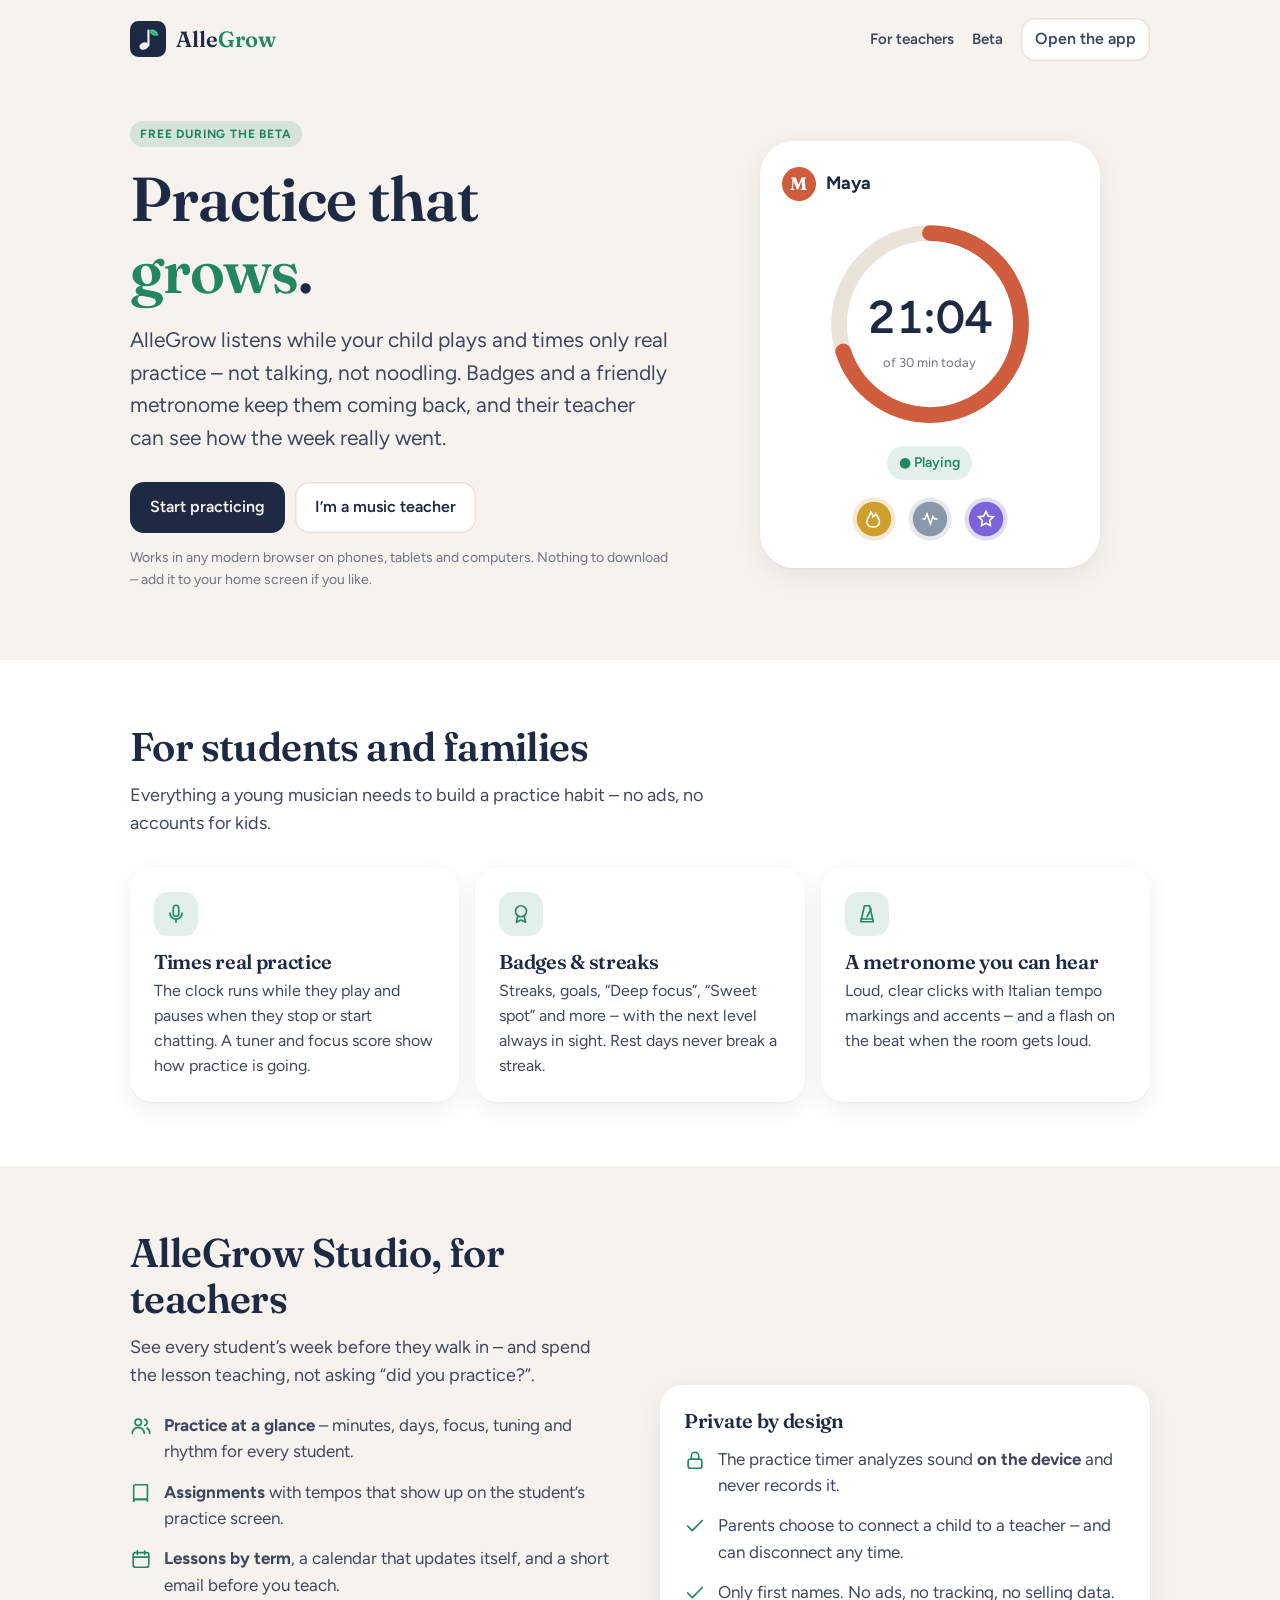
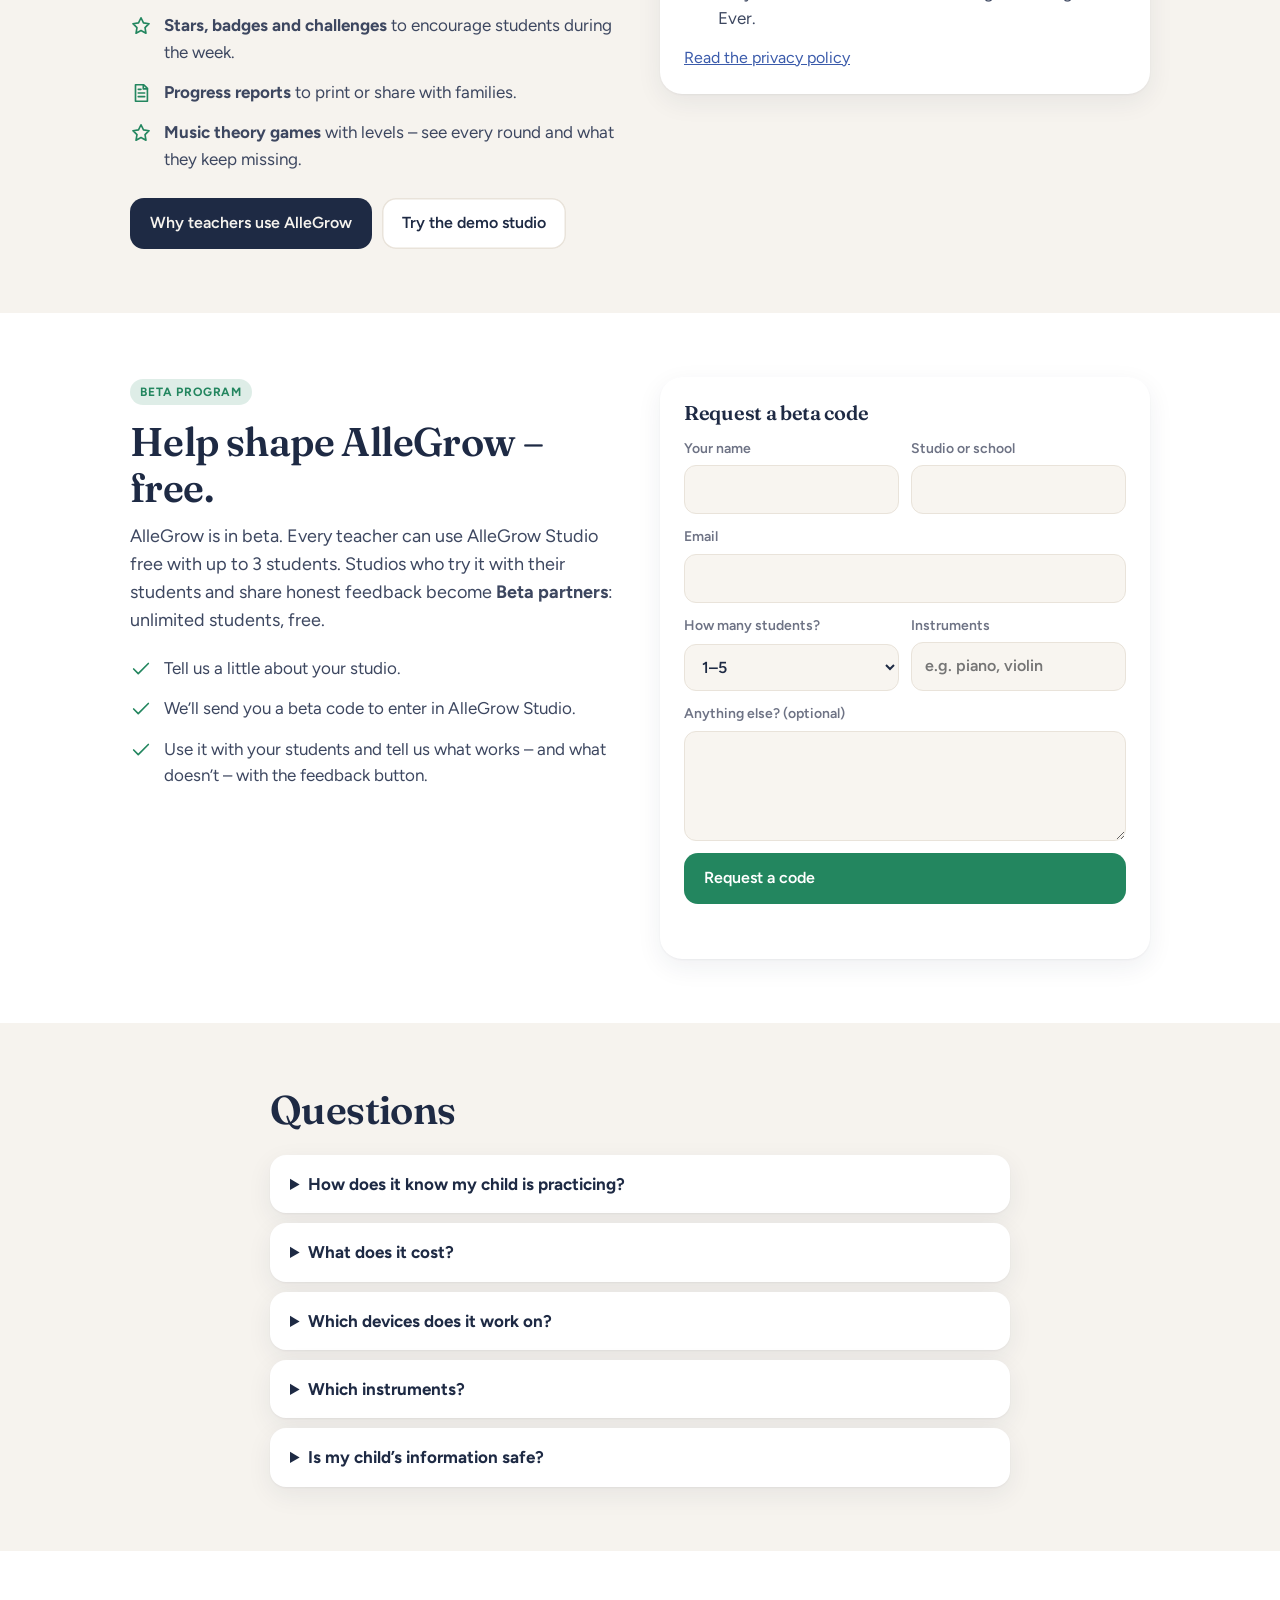
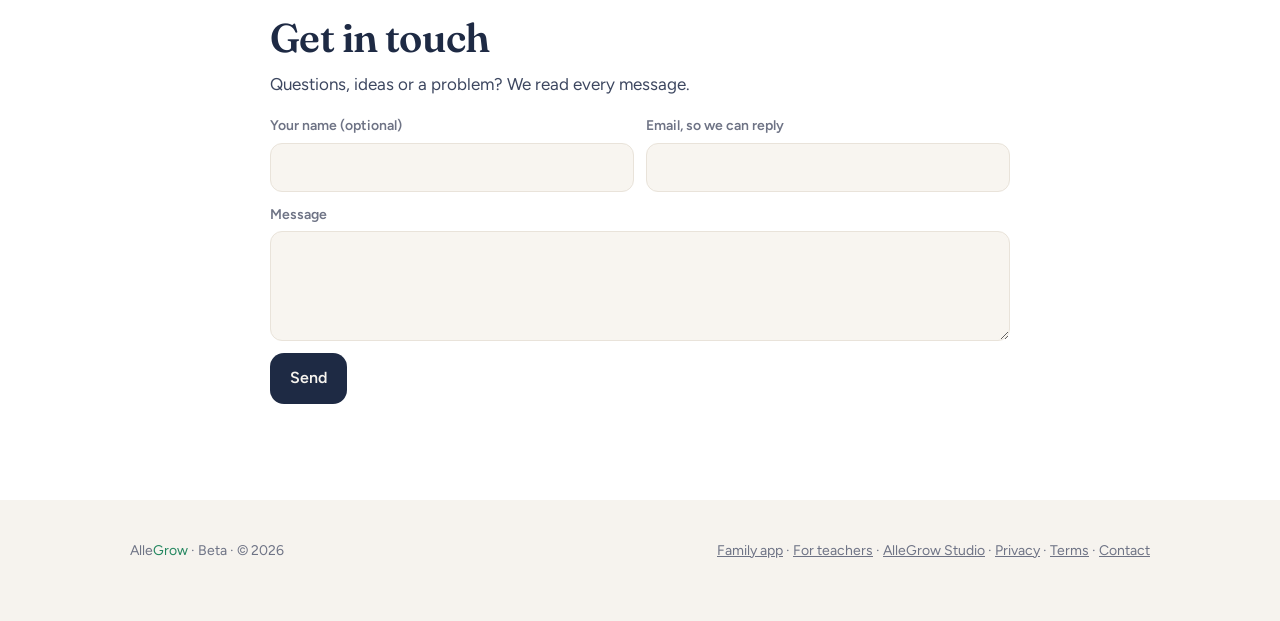
<file: index.html>
<!DOCTYPE html>
<html lang="en">
<head>
<script src="moved.js?v=1"></script>
<script>// Returning families (players on this device, or the installed app) go straight to the app. "?about" shows this page anyway.
try { if (!/github\.io$/.test(location.hostname) && !/[?&]about\b/.test(location.search) && !location.hash
      && ((JSON.parse(localStorage.getItem('pt-kids')) || []).length || matchMedia('(display-mode: standalone)').matches)) location.replace('app'); } catch {}</script>
<meta charset="UTF-8">
<meta name="viewport" content="width=device-width, initial-scale=1, viewport-fit=cover">
<title>AlleGrow – Practice that grows</title>
<meta name="description" content="AlleGrow is a music practice timer that listens while kids play, and a studio for their teachers. Free during the beta.">
<meta name="theme-color" content="#f6f3ee" media="(prefers-color-scheme: light)">
<meta name="theme-color" content="#14171f" media="(prefers-color-scheme: dark)">
<meta property="og:title" content="AlleGrow – Practice that grows">
<meta property="og:description" content="A practice timer that listens while kids play – and a studio for their music teachers.">
<meta property="og:image" content="brand/png/allegrow-logo-tagline.png">
<link rel="icon" href="brand/allegrow-icon.svg" type="image/svg+xml">
<link rel="apple-touch-icon" href="brand/png/apple-touch-icon.png">
<link rel="preconnect" href="https://fonts.googleapis.com">
<link rel="preconnect" href="https://fonts.gstatic.com" crossorigin>
<link href="https://fonts.googleapis.com/css2?family=Figtree:wght@400;500;600;700&family=Fraunces:opsz,wght@9..144,500;9..144,600&display=swap" rel="stylesheet">
<link rel="stylesheet" href="site.css?v=1">
</head>
<body>
<svg width="0" height="0" style="position:absolute" aria-hidden="true">
  <symbol id="i-mic" viewBox="0 0 24 24"><rect x="9" y="2.5" width="6" height="12" rx="3"/><path d="M18.5 11a6.5 6.5 0 0 1-13 0M12 17.5V21"/></symbol>
  <symbol id="i-award" viewBox="0 0 24 24"><circle cx="12" cy="9" r="6"/><path d="m8.5 14 -1.5 7 5-2.5 5 2.5-1.5-7"/></symbol>
  <symbol id="i-metronome" viewBox="0 0 24 24"><path d="M9.2 3h5.6l4 17.5H5.2z"/><path d="M5.8 17.5h12.4M12 15 16.5 6.5"/></symbol>
  <symbol id="i-users" viewBox="0 0 24 24"><circle cx="9" cy="8" r="3.5"/><path d="M2.5 20a6.5 6.5 0 0 1 13 0"/><path d="M16 4.6a3.5 3.5 0 0 1 0 6.8M18.5 14.2a6.5 6.5 0 0 1 3 5.8"/></symbol>
  <symbol id="i-book" viewBox="0 0 24 24"><path d="M4 5a2 2 0 0 1 2-2h13v16H6a2 2 0 0 0-2 2z"/><path d="M4 21a2 2 0 0 1 2-2h13v2"/></symbol>
  <symbol id="i-calendar" viewBox="0 0 24 24"><rect x="3.5" y="5" width="17" height="16" rx="2.5"/><path d="M16 3v4M8 3v4M3.5 10h17"/></symbol>
  <symbol id="i-report" viewBox="0 0 24 24"><path d="M6 3h9l4 4v14H6z"/><path d="M14.5 3v4.5H19M9 12h7M9 16h7M9 8h3"/></symbol>
  <symbol id="i-lock" viewBox="0 0 24 24"><rect x="4.5" y="11" width="15" height="10" rx="2.5"/><path d="M8 11V7.5a4 4 0 0 1 8 0V11"/></symbol>
  <symbol id="i-check" viewBox="0 0 24 24"><path d="M20 6 9 17l-5-5"/></symbol>
  <symbol id="i-tune" viewBox="0 0 24 24"><path d="M3 12h3l2.5-6 4 12 3-9 2 3h3.5"/></symbol>
  <symbol id="i-flame" viewBox="0 0 24 24"><path d="M12 21.5c3.9 0 6.5-2.7 6.5-6.4 0-3.9-2.8-5.9-4.2-9.1-1 2-2 3-3.5 3.6.2-2.2-.7-4.3-2.6-6.1.2 4-4.7 6.6-4.7 11.6 0 3.7 2.6 6.4 6.5 6.4z"/></symbol>
  <symbol id="i-star" viewBox="0 0 24 24"><path d="m12 3 2.7 5.6 6.1.9-4.4 4.3 1 6.1L12 17l-5.4 2.9 1-6.1-4.4-4.3 6.1-.9z"/></symbol>
  <symbol id="i-flag" viewBox="0 0 24 24"><path d="M5 21V4"/><path d="M5 4.5h12l-2.5 4 2.5 4H5"/></symbol>
</svg>

<div class="wrap">
  <nav class="top">
    <a class="brand" href="./"><img src="brand/allegrow-icon.svg" alt=""><span class="wm">Alle<b>Grow</b></span></a>
    <div class="links"><a class="hideS" href="teachers">For teachers</a><a class="hideS" href="#beta">Beta</a><a class="btn secondary" href="app" style="padding:9px 14px">Open the app</a></div>
  </nav>

  <div class="hero">
    <div>
      <span class="chip">Free during the beta</span>
      <h1 style="margin-top:16px">Practice that <span class="wm"><b>grows</b></span>.</h1>
      <p class="lead">AlleGrow listens while your child plays and times only real practice – not talking, not noodling. Badges and a friendly metronome keep them coming back, and their teacher can see how the week really went.</p>
      <div class="ctas"><a class="btn primary" href="app">Start practicing</a><a class="btn secondary" href="teachers">I’m a music teacher</a></div>
      <p class="small">Works in any modern browser on phones, tablets and computers. Nothing to download – add it to your home screen if you like.</p>
    </div>
    <div class="phone" aria-hidden="true">
      <div class="who"><div class="av">M</div>Maya</div>
      <div class="ring"><svg viewBox="0 0 120 120"><defs><pattern id="h" patternUnits="userSpaceOnUse" width="4" height="4" patternTransform="rotate(45)"><rect width="2" height="4" fill="#cf5c3c"/></pattern></defs>
        <circle cx="60" cy="60" r="52" fill="none" stroke="var(--line)" stroke-width="9"/>
        <circle cx="60" cy="60" r="52" fill="none" stroke="#cf5c3c" stroke-width="9" stroke-linecap="round" stroke-dasharray="326.7" stroke-dashoffset="98"/></svg>
        <div class="c"><div class="t">21:04</div><div class="g">of 30 min today</div></div></div>
      <div class="pill"><span>● Playing</span></div>
      <div class="medals">
        <svg width="46" height="46" viewBox="0 0 64 64"><circle cx="32" cy="32" r="30" fill="#cf9f2e" opacity=".22"/><circle cx="32" cy="32" r="24" fill="#cf9f2e"/><svg x="18" y="18" width="28" height="28" viewBox="0 0 24 24" style="color:#fff"><use href="#i-flame" style="stroke:currentColor;fill:none;stroke-width:1.9"/></svg></svg>
        <svg width="46" height="46" viewBox="0 0 64 64"><circle cx="32" cy="32" r="30" fill="#8a97a8" opacity=".22"/><circle cx="32" cy="32" r="24" fill="#8a97a8"/><svg x="18" y="18" width="28" height="28" viewBox="0 0 24 24" style="color:#fff"><use href="#i-tune" style="stroke:currentColor;fill:none;stroke-width:1.9"/></svg></svg>
        <svg width="46" height="46" viewBox="0 0 64 64"><circle cx="32" cy="32" r="30" fill="#7a63db" opacity=".22"/><circle cx="32" cy="32" r="24" fill="#7a63db"/><svg x="18" y="18" width="28" height="28" viewBox="0 0 24 24" style="color:#fff"><use href="#i-star" style="stroke:currentColor;fill:none;stroke-width:1.9"/></svg></svg>
      </div>
    </div>
  </div>
</div>

<section class="band"><div class="wrap">
  <div class="sectionHead"><h2>For students and families</h2><p>Everything a young musician needs to build a practice habit – no ads, no accounts for kids.</p></div>
  <div class="grid3">
    <div class="card"><div class="icon"><svg class="ic"><use href="#i-mic"/></svg></div><h3>Times real practice</h3><p>The clock runs while they play and pauses when they stop or start chatting. A tuner and focus score show how practice is going.</p></div>
    <div class="card"><div class="icon"><svg class="ic"><use href="#i-award"/></svg></div><h3>Badges &amp; streaks</h3><p>Streaks, goals, “Deep focus”, “Sweet spot” and more – with the next level always in sight. Rest days never break a streak.</p></div>
    <div class="card"><div class="icon"><svg class="ic"><use href="#i-metronome"/></svg></div><h3>A metronome you can hear</h3><p>Loud, clear clicks with Italian tempo markings and accents – and a flash on the beat when the room gets loud.</p></div>
  </div>
</div></section>

<section id="teachers"><div class="wrap">
  <div class="grid2" style="align-items:center;gap:40px">
    <div>
      <h2>AlleGrow Studio, for teachers</h2>
      <p style="color:var(--ink-2);margin-top:12px;font-size:18px">See every student’s week before they walk in – and spend the lesson teaching, not asking “did you practice?”.</p>
      <div class="list" style="margin-top:22px">
        <div><svg class="ic"><use href="#i-users"/></svg><span><b>Practice at a glance</b> – minutes, days, focus, tuning and rhythm for every student.</span></div>
        <div><svg class="ic"><use href="#i-book"/></svg><span><b>Assignments</b> with tempos that show up on the student’s practice screen.</span></div>
        <div><svg class="ic"><use href="#i-calendar"/></svg><span><b>Lessons by term</b>, a calendar that updates itself, and a short email before you teach.</span></div>
        <div><svg class="ic"><use href="#i-star"/></svg><span><b>Stars, badges and challenges</b> to encourage students during the week.</span></div>
        <div><svg class="ic"><use href="#i-report"/></svg><span><b>Progress reports</b> to print or share with families.</span></div>
        <div><svg class="ic"><use href="#i-star"/></svg><span><b>Music theory games</b> with levels – see every round and what they keep missing.</span></div>
      </div>
      <div style="display:flex;gap:10px;flex-wrap:wrap;margin-top:26px"><a class="btn primary" href="teachers">Why teachers use AlleGrow</a><a class="btn secondary" href="studio?demo">Try the demo studio</a></div>
    </div>
    <div class="card">
      <h3>Private by design</h3>
      <div class="list" style="margin-top:14px">
        <div><svg class="ic"><use href="#i-lock"/></svg><span>The practice timer analyzes sound <b>on the device</b> and never records it.</span></div>
        <div><svg class="ic"><use href="#i-check"/></svg><span>Parents choose to connect a child to a teacher – and can disconnect any time.</span></div>
        <div><svg class="ic"><use href="#i-check"/></svg><span>Only first names. No ads, no tracking, no selling data. Ever.</span></div>
      </div>
      <p style="margin-top:14px"><a href="privacy">Read the privacy policy</a></p>
    </div>
  </div>
</div></section>

<section id="beta" class="band"><div class="wrap">
  <div class="grid2" style="gap:40px">
    <div>
      <span class="chip">Beta program</span>
      <h2 style="margin-top:14px">Help shape AlleGrow – free.</h2>
      <p style="color:var(--ink-2);margin-top:12px;font-size:18px">AlleGrow is in beta. Every teacher can use AlleGrow Studio free with up to 3 students. Studios who try it with their students and share honest feedback become <b>Beta partners</b>: unlimited students, free.</p>
      <div class="list" style="margin-top:20px">
        <div><svg class="ic"><use href="#i-check"/></svg><span>Tell us a little about your studio.</span></div>
        <div><svg class="ic"><use href="#i-check"/></svg><span>We’ll send you a beta code to enter in AlleGrow Studio.</span></div>
        <div><svg class="ic"><use href="#i-check"/></svg><span>Use it with your students and tell us what works – and what doesn’t – with the feedback button.</span></div>
      </div>
    </div>
    <div class="card">
      <h3>Request a beta code</h3>
      <form id="betaForm" style="margin-top:14px" novalidate>
        <div class="two"><label>Your name <input name="name" required maxlength="100"></label><label>Studio or school <input name="studio" maxlength="100"></label></div>
        <label>Email <input name="email" type="email" required maxlength="120"></label>
        <div class="two"><label>How many students? <select name="students"><option>1–5</option><option>6–15</option><option>16–30</option><option>31–60</option><option>More than 60</option></select></label>
          <label>Instruments <input name="instruments" maxlength="100" placeholder="e.g. piano, violin"></label></div>
        <label>Anything else? (optional) <textarea name="message" maxlength="2000"></textarea></label>
        <label class="hp" aria-hidden="true">Leave this empty <input name="website" tabindex="-1" autocomplete="off"></label>
        <button class="btn leaf" type="submit">Request a code</button>
        <div class="formMsg" id="betaMsg" role="status"></div>
      </form>
    </div>
  </div>
</div></section>

<section><div class="wrap" style="max-width:780px">
  <h2 style="margin-bottom:22px">Questions</h2>
  <details><summary>How does it know my child is practicing?</summary><p>It listens through the microphone and uses a small sound-recognition model that runs entirely on the phone or tablet. The timer only counts music – talking and quiet time don’t count. The timer never records or sends sound anywhere; recordings for a teacher only happen if you turn them on and your child presses Record.</p></details>
  <details><summary>What does it cost?</summary><p>During the beta, the family app is free and AlleGrow Studio is free for up to 3 students. Beta partners get unlimited students free. We’ll give plenty of notice before anything changes, and Beta partners will be looked after.</p></details>
  <details><summary>Which devices does it work on?</summary><p>Any recent phone, tablet or computer with a modern browser (Safari, Chrome, Edge or Firefox). It can be added to the home screen and opened like an app.</p></details>
  <details><summary>Which instruments?</summary><p>Any instrument – pick from the 12 most common or type your own – for timing and focus. Tuning scores are for instruments where the player shapes every note: violin, viola, cello, voice, flute, clarinet, saxophone and trumpet. The rhythm score works with the metronome for everyone. Teachers choose whether each score appears as a number, as a trend only, or not at all – for the whole studio or one student – and every score comes with a plain explanation of how it’s measured.</p></details>
  <details><summary>Is my child’s information safe?</summary><p>We only ask for a first name or nickname. Practice stays on your device unless you turn on sync between your own devices or connect your child to their teacher, which you choose to do. See the <a href="privacy">privacy policy</a>.</p></details>
</div></section>

<section id="contact" class="band"><div class="wrap" style="max-width:780px">
  <h2>Get in touch</h2>
  <p style="color:var(--ink-2);margin:10px 0 18px">Questions, ideas or a problem? We read every message.</p>
  <form id="contactForm" novalidate>
    <div class="two"><label>Your name (optional) <input name="from" maxlength="100"></label><label>Email, so we can reply <input name="contact" type="email" maxlength="120"></label></div>
    <label>Message <textarea name="message" required maxlength="4000"></textarea></label>
    <label class="hp" aria-hidden="true">Leave this empty <input name="website" tabindex="-1" autocomplete="off"></label>
    <button class="btn primary" type="submit" style="justify-self:start">Send</button>
    <div class="formMsg" id="contactMsg" role="status"></div>
  </form>
</div></section>

<div class="wrap"><footer>
  <span><span class="wm">Alle<b>Grow</b></span> · Beta · © 2026</span>
  <span><a href="app">Family app</a> · <a href="teachers">For teachers</a> · <a href="studio">AlleGrow Studio</a> · <a href="privacy">Privacy</a> · <a href="terms">Terms</a> · <a href="#contact">Contact</a></span>
</footer></div>

<script type="module">
// Both forms write to the AlleGrow database; only admins can read them (see firestore.rules)
const LOCAL = ['localhost', '127.0.0.1'].includes(location.hostname), EMULATOR = LOCAL && new URLSearchParams(location.search).has('emulator');
const FB = 'https://www.gstatic.com/firebasejs/12.19.0';
const CONFIG = EMULATOR ? { apiKey: 'demo-key', projectId: 'demo-practice' } : {
  apiKey: 'AIzaSyAUn6GqVxRR-m9i5kjTH9dY7-nGWCo1374', authDomain: 'music-practice-tracker-d77f7.firebaseapp.com', projectId: 'music-practice-tracker-d77f7',
  storageBucket: 'music-practice-tracker-d77f7.firebasestorage.app', messagingSenderId: '933602552014', appId: '1:933602552014:web:1b19df5cc27f55fc58c89f' };
let dbP;
const db = () => dbP ??= Promise.all([import(FB + '/firebase-app.js'), import(FB + '/firebase-firestore.js')]).then(([A, F]) => {
  const d = F.getFirestore(A.initializeApp(CONFIG)); if (EMULATOR) F.connectFirestoreEmulator(d, '127.0.0.1', 8080); return { d, F };
});
const validEmail = e => /^[^\s@]+@[^\s@]+\.[^\s@]{2,}$/.test(e);
function handle(formId, msgId, collection, build, done) {
  const form = document.getElementById(formId), msg = document.getElementById(msgId);
  form.addEventListener('submit', async e => {
    e.preventDefault();
    const v = Object.fromEntries(new FormData(form).entries());
    if (v.website) return;                                        // a bot filled the hidden field
    const [data, err] = build(v);
    if (err) { msg.className = 'formMsg err'; msg.textContent = err; return; }
    const btn = form.querySelector('button'); btn.disabled = true; msg.className = 'formMsg'; msg.textContent = 'Sending…';
    try {
      const { d, F } = await db();
      await F.addDoc(F.collection(d, collection), { ...data, at: new Date().toISOString() });
      form.reset(); msg.className = 'formMsg ok'; msg.textContent = done;
    } catch (x) { console.error(x); msg.className = 'formMsg err'; msg.textContent = 'Couldn’t send – please try again in a moment.'; }
    btn.disabled = false;
  });
}
handle('betaForm', 'betaMsg', 'betaRequests', v => {
  if (!v.name.trim()) return [null, 'Please add your name.'];
  if (!validEmail(v.email.trim())) return [null, 'Please add a valid email address.'];
  return [{ name: v.name.trim(), studio: v.studio.trim(), email: v.email.trim(), students: v.students, instruments: v.instruments.trim(), message: v.message.trim() }];
}, 'Thank you! We’ll email you a beta code soon.');
handle('contactForm', 'contactMsg', 'feedback', v => {
  if (!v.message.trim()) return [null, 'Please write a message.'];
  if (v.contact.trim() && !validEmail(v.contact.trim())) return [null, 'That email address doesn’t look right.'];
  return [{ role: 'visitor', from: v.from.trim(), contact: v.contact.trim(), message: v.message.trim(), page: 'landing page' }];
}, 'Thank you – your message was sent.');
</script>
</body>
</html>
</file>
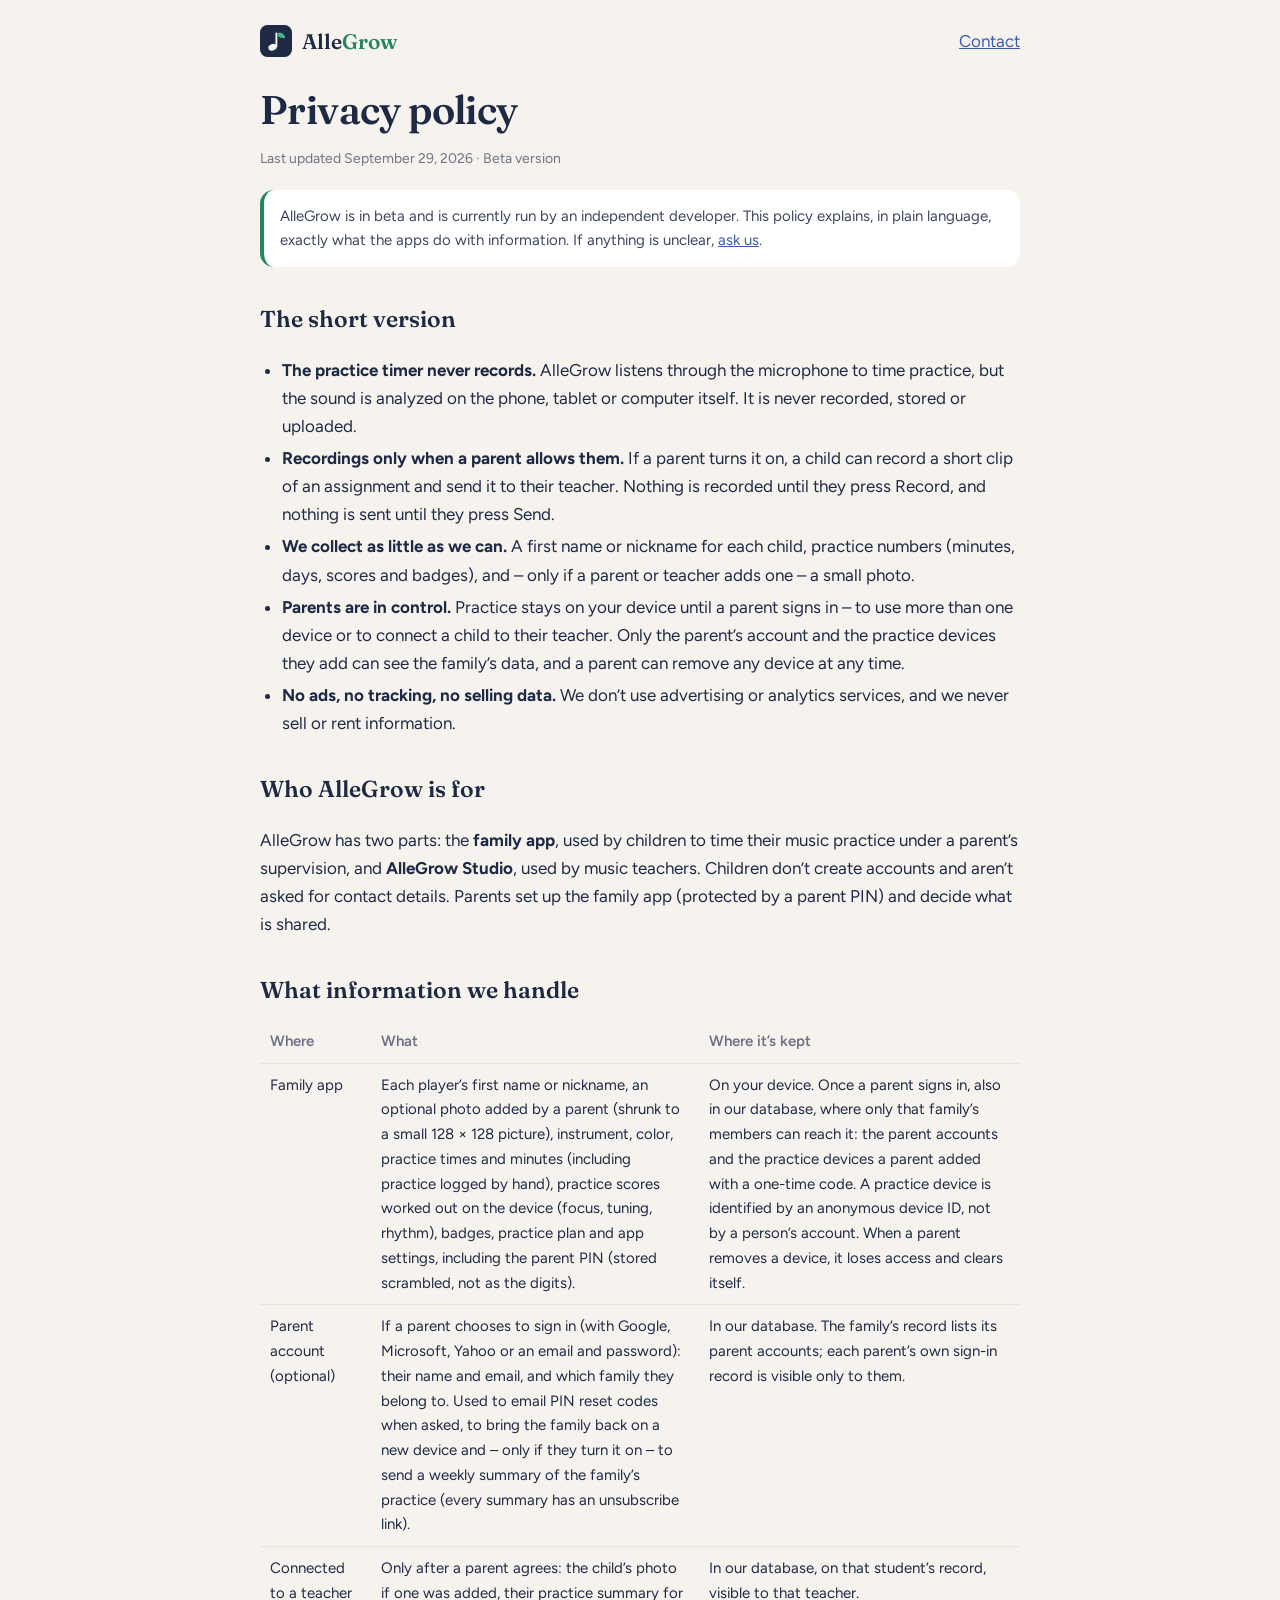
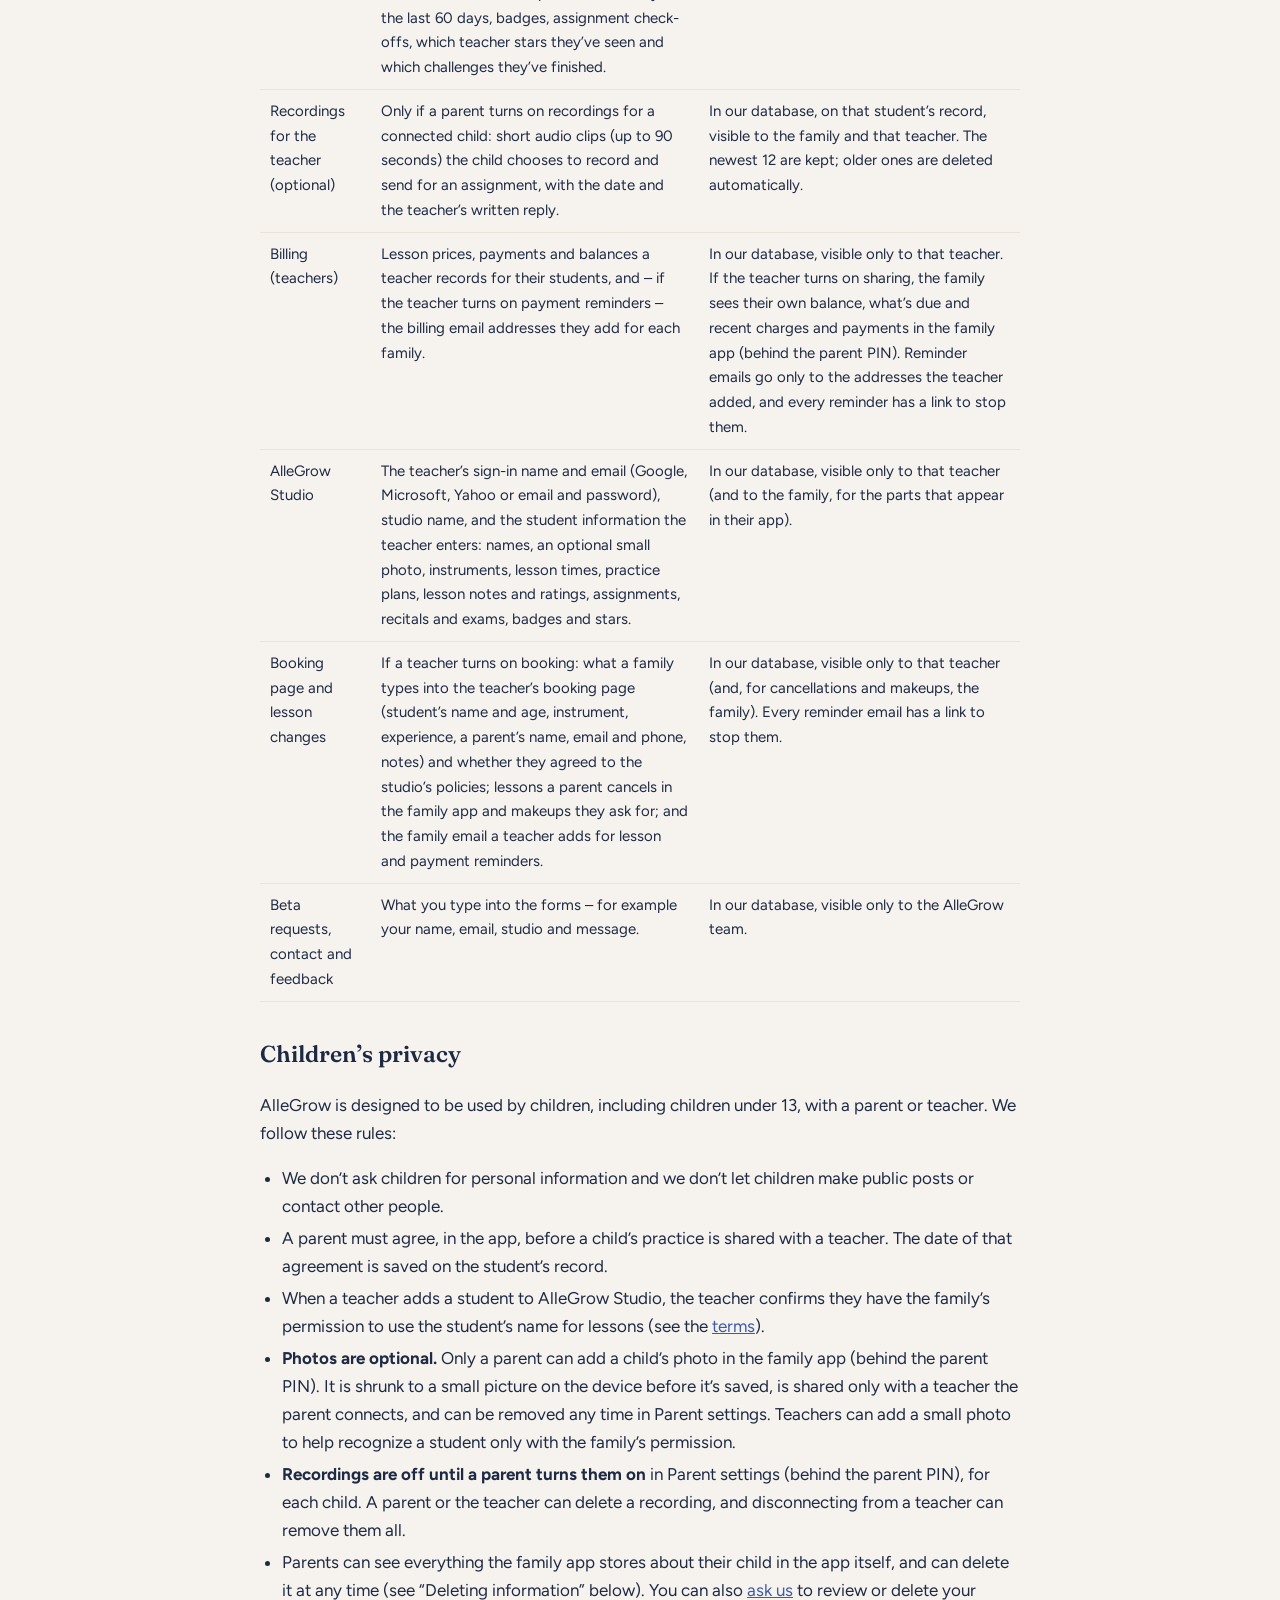
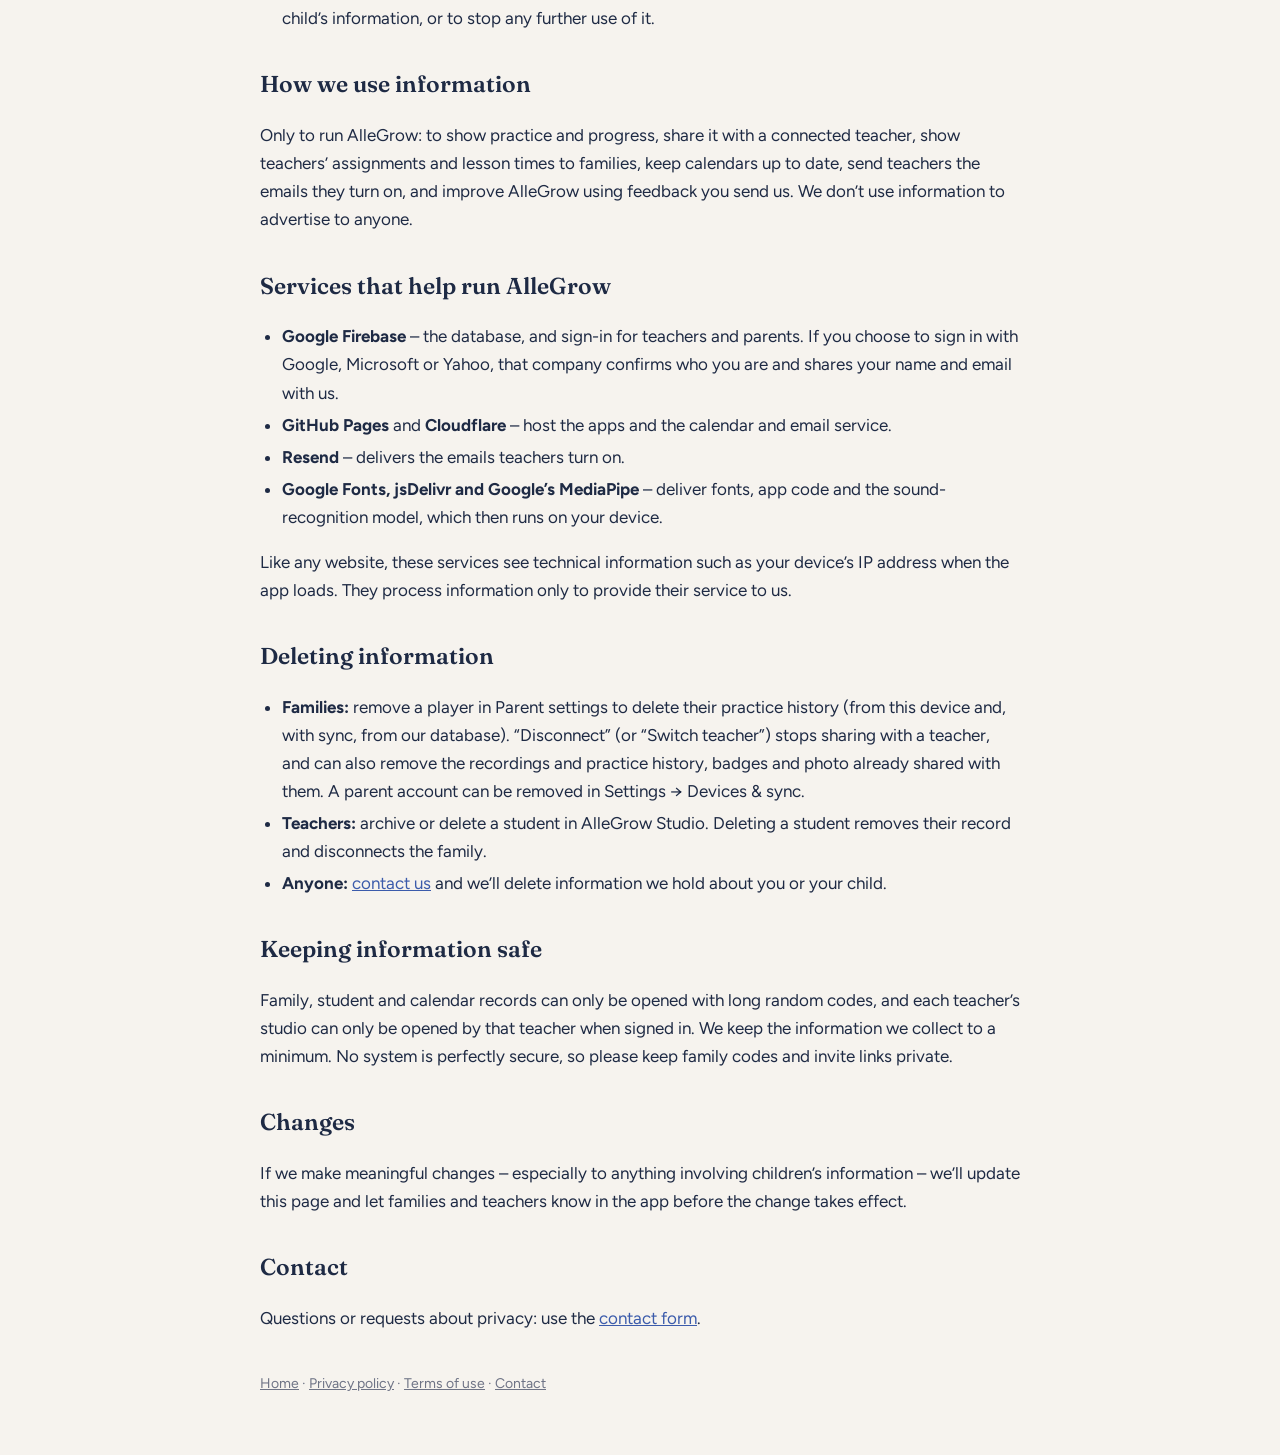
<file: privacy.html>
<!DOCTYPE html>
<html lang="en">
<head>
<script src="moved.js?v=1"></script>
<meta charset="UTF-8">
<meta name="viewport" content="width=device-width, initial-scale=1">
<title>Privacy policy – AlleGrow</title>
<link rel="icon" href="brand/allegrow-icon.svg" type="image/svg+xml">
<link rel="preconnect" href="https://fonts.googleapis.com"><link rel="preconnect" href="https://fonts.gstatic.com" crossorigin>
<link href="https://fonts.googleapis.com/css2?family=Figtree:wght@400;500;600;700&family=Fraunces:opsz,wght@9..144,600&display=swap" rel="stylesheet">
<style>
  :root { --bg:#f6f3ee; --card:#fff; --ink:#1e2a44; --ink-2:#3d4760; --muted:#6e7385; --line:#e9e3da; --leaf:#23865f; --accent:#3b5bab; }
  @media (prefers-color-scheme: dark) { :root { --bg:#14171f; --card:#1d212b; --ink:#eef0f5; --ink-2:#c9cdd8; --muted:#9aa0ae; --line:#2b303c; --leaf:#4cc08d; --accent:#8aa4f0; } }
  body { margin:0; background:var(--bg); color:var(--ink); font-family:'Figtree',system-ui,sans-serif; font-size:17px; line-height:1.65; }
  .wrap { max-width:760px; margin:0 auto; padding:24px 20px 60px; }
  nav { display:flex; justify-content:space-between; align-items:center; margin-bottom:28px; }
  nav a.brand { display:flex; gap:10px; align-items:center; font-family:'Fraunces',serif; font-weight:600; font-size:21px; color:var(--ink); text-decoration:none; }
  nav a.brand img { width:32px; height:32px; }
  .wm b { color:var(--leaf); font-weight:inherit; }
  a { color:var(--accent); }
  h1 { font-family:'Fraunces',serif; font-weight:600; font-size:40px; line-height:1.15; margin:0 0 6px; letter-spacing:-.015em; }
  h2 { font-family:'Fraunces',serif; font-weight:600; font-size:23px; margin:34px 0 8px; }
  .meta { color:var(--muted); font-size:14px; }
  .note { background:var(--card); border-radius:14px; padding:14px 16px; margin:20px 0; font-size:15px; color:var(--ink-2); border-left:4px solid var(--leaf); }
  ul { padding-left:22px; } li { margin:4px 0; }
  table { width:100%; border-collapse:collapse; font-size:15px; margin:10px 0; }
  th, td { text-align:left; padding:9px 10px; border-bottom:1px solid var(--line); vertical-align:top; }
  th { color:var(--muted); font-weight:600; }
  footer { margin-top:40px; color:var(--muted); font-size:14px; } footer a { color:var(--muted); }
</style>
</head>
<body><div class="wrap">
<nav><a class="brand" href="./"><img src="brand/allegrow-icon.svg" alt=""><span class="wm">Alle<b>Grow</b></span></a><a href="./#contact">Contact</a></nav>
<h1>Privacy policy</h1>
<p class="meta">Last updated September 29, 2026 · Beta version</p>
<div class="note">AlleGrow is in beta and is currently run by an independent developer. This policy explains, in plain language, exactly what the apps do with information. If anything is unclear, <a href="./#contact">ask us</a>.</div>

<h2>The short version</h2>
<ul>
  <li><b>The practice timer never records.</b> AlleGrow listens through the microphone to time practice, but the sound is analyzed on the phone, tablet or computer itself. It is never recorded, stored or uploaded.</li>
  <li><b>Recordings only when a parent allows them.</b> If a parent turns it on, a child can record a short clip of an assignment and send it to their teacher. Nothing is recorded until they press Record, and nothing is sent until they press Send.</li>
  <li><b>We collect as little as we can.</b> A first name or nickname for each child, practice numbers (minutes, days, scores and badges), and – only if a parent or teacher adds one – a small photo.</li>
  <li><b>Parents are in control.</b> Practice stays on your device until a parent signs in – to use more than one device or to connect a child to their teacher. Only the parent’s account and the practice devices they add can see the family’s data, and a parent can remove any device at any time.</li>
  <li><b>No ads, no tracking, no selling data.</b> We don’t use advertising or analytics services, and we never sell or rent information.</li>
</ul>

<h2>Who AlleGrow is for</h2>
<p>AlleGrow has two parts: the <b>family app</b>, used by children to time their music practice under a parent’s supervision, and <b>AlleGrow Studio</b>, used by music teachers. Children don’t create accounts and aren’t asked for contact details. Parents set up the family app (protected by a parent PIN) and decide what is shared.</p>

<h2>What information we handle</h2>
<table>
  <tr><th>Where</th><th>What</th><th>Where it’s kept</th></tr>
  <tr><td>Family app</td><td>Each player’s first name or nickname, an optional photo added by a parent (shrunk to a small 128 × 128 picture), instrument, color, practice times and minutes (including practice logged by hand), practice scores worked out on the device (focus, tuning, rhythm), badges, practice plan and app settings, including the parent PIN (stored scrambled, not as the digits).</td>
      <td>On your device. Once a parent signs in, also in our database, where only that family’s members can reach it: the parent accounts and the practice devices a parent added with a one-time code. A practice device is identified by an anonymous device ID, not by a person’s account. When a parent removes a device, it loses access and clears itself.</td></tr>
  <tr><td>Parent account (optional)</td><td>If a parent chooses to sign in (with Google, Microsoft, Yahoo or an email and password): their name and email, and which family they belong to. Used to email PIN reset codes when asked, to bring the family back on a new device and – only if they turn it on – to send a weekly summary of the family’s practice (every summary has an unsubscribe link).</td>
      <td>In our database. The family’s record lists its parent accounts; each parent’s own sign-in record is visible only to them.</td></tr>
  <tr><td>Connected to a teacher</td><td>Only after a parent agrees: the child’s photo if one was added, their practice summary for the last 60 days, badges, assignment check-offs, which teacher stars they’ve seen and which challenges they’ve finished.</td>
      <td>In our database, on that student’s record, visible to that teacher.</td></tr>
  <tr><td>Recordings for the teacher (optional)</td><td>Only if a parent turns on recordings for a connected child: short audio clips (up to 90 seconds) the child chooses to record and send for an assignment, with the date and the teacher’s written reply.</td>
      <td>In our database, on that student’s record, visible to the family and that teacher. The newest 12 are kept; older ones are deleted automatically.</td></tr>
  <tr><td>Billing (teachers)</td><td>Lesson prices, payments and balances a teacher records for their students, and – if the teacher turns on payment reminders – the billing email addresses they add for each family.</td><td>In our database, visible only to that teacher. If the teacher turns on sharing, the family sees their own balance, what’s due and recent charges and payments in the family app (behind the parent PIN). Reminder emails go only to the addresses the teacher added, and every reminder has a link to stop them.</td></tr>
  <tr><td>AlleGrow Studio</td><td>The teacher’s sign-in name and email (Google, Microsoft, Yahoo or email and password), studio name, and the student information the teacher enters: names, an optional small photo, instruments, lesson times, practice plans, lesson notes and ratings, assignments, recitals and exams, badges and stars.</td>
      <td>In our database, visible only to that teacher (and to the family, for the parts that appear in their app).</td></tr>
  <tr><td>Booking page and lesson changes</td><td>If a teacher turns on booking: what a family types into the teacher’s booking page (student’s name and age, instrument, experience, a parent’s name, email and phone, notes) and whether they agreed to the studio’s policies; lessons a parent cancels in the family app and makeups they ask for; and the family email a teacher adds for lesson and payment reminders.</td>
      <td>In our database, visible only to that teacher (and, for cancellations and makeups, the family). Every reminder email has a link to stop them.</td></tr>
  <tr><td>Beta requests, contact and feedback</td><td>What you type into the forms – for example your name, email, studio and message.</td><td>In our database, visible only to the AlleGrow team.</td></tr>
</table>

<h2>Children’s privacy</h2>
<p>AlleGrow is designed to be used by children, including children under 13, with a parent or teacher. We follow these rules:</p>
<ul>
  <li>We don’t ask children for personal information and we don’t let children make public posts or contact other people.</li>
  <li>A parent must agree, in the app, before a child’s practice is shared with a teacher. The date of that agreement is saved on the student’s record.</li>
  <li>When a teacher adds a student to AlleGrow Studio, the teacher confirms they have the family’s permission to use the student’s name for lessons (see the <a href="terms">terms</a>).</li>
  <li><b>Photos are optional.</b> Only a parent can add a child’s photo in the family app (behind the parent PIN). It is shrunk to a small picture on the device before it’s saved, is shared only with a teacher the parent connects, and can be removed any time in Parent settings. Teachers can add a small photo to help recognize a student only with the family’s permission.</li>
  <li><b>Recordings are off until a parent turns them on</b> in Parent settings (behind the parent PIN), for each child. A parent or the teacher can delete a recording, and disconnecting from a teacher can remove them all.</li>
  <li>Parents can see everything the family app stores about their child in the app itself, and can delete it at any time (see “Deleting information” below). You can also <a href="./#contact">ask us</a> to review or delete your child’s information, or to stop any further use of it.</li>
</ul>

<h2>How we use information</h2>
<p>Only to run AlleGrow: to show practice and progress, share it with a connected teacher, show teachers’ assignments and lesson times to families, keep calendars up to date, send teachers the emails they turn on, and improve AlleGrow using feedback you send us. We don’t use information to advertise to anyone.</p>

<h2>Services that help run AlleGrow</h2>
<ul>
  <li><b>Google Firebase</b> – the database, and sign-in for teachers and parents. If you choose to sign in with Google, Microsoft or Yahoo, that company confirms who you are and shares your name and email with us.</li>
  <li><b>GitHub Pages</b> and <b>Cloudflare</b> – host the apps and the calendar and email service.</li>
  <li><b>Resend</b> – delivers the emails teachers turn on.</li>
  <li><b>Google Fonts, jsDelivr and Google’s MediaPipe</b> – deliver fonts, app code and the sound-recognition model, which then runs on your device.</li>
</ul>
<p>Like any website, these services see technical information such as your device’s IP address when the app loads. They process information only to provide their service to us.</p>

<h2>Deleting information</h2>
<ul>
  <li><b>Families:</b> remove a player in Parent settings to delete their practice history (from this device and, with sync, from our database). “Disconnect” (or “Switch teacher”) stops sharing with a teacher, and can also remove the recordings and practice history, badges and photo already shared with them. A parent account can be removed in Settings → Devices &amp; sync.</li>
  <li><b>Teachers:</b> archive or delete a student in AlleGrow Studio. Deleting a student removes their record and disconnects the family.</li>
  <li><b>Anyone:</b> <a href="./#contact">contact us</a> and we’ll delete information we hold about you or your child.</li>
</ul>

<h2>Keeping information safe</h2>
<p>Family, student and calendar records can only be opened with long random codes, and each teacher’s studio can only be opened by that teacher when signed in. We keep the information we collect to a minimum. No system is perfectly secure, so please keep family codes and invite links private.</p>

<h2>Changes</h2>
<p>If we make meaningful changes – especially to anything involving children’s information – we’ll update this page and let families and teachers know in the app before the change takes effect.</p>

<h2>Contact</h2>
<p>Questions or requests about privacy: use the <a href="./#contact">contact form</a>.</p>
<footer><a href="./">Home</a> · <a href="privacy">Privacy policy</a> · <a href="terms">Terms of use</a> · <a href="./#contact">Contact</a></footer>
</div></body></html>
</file>
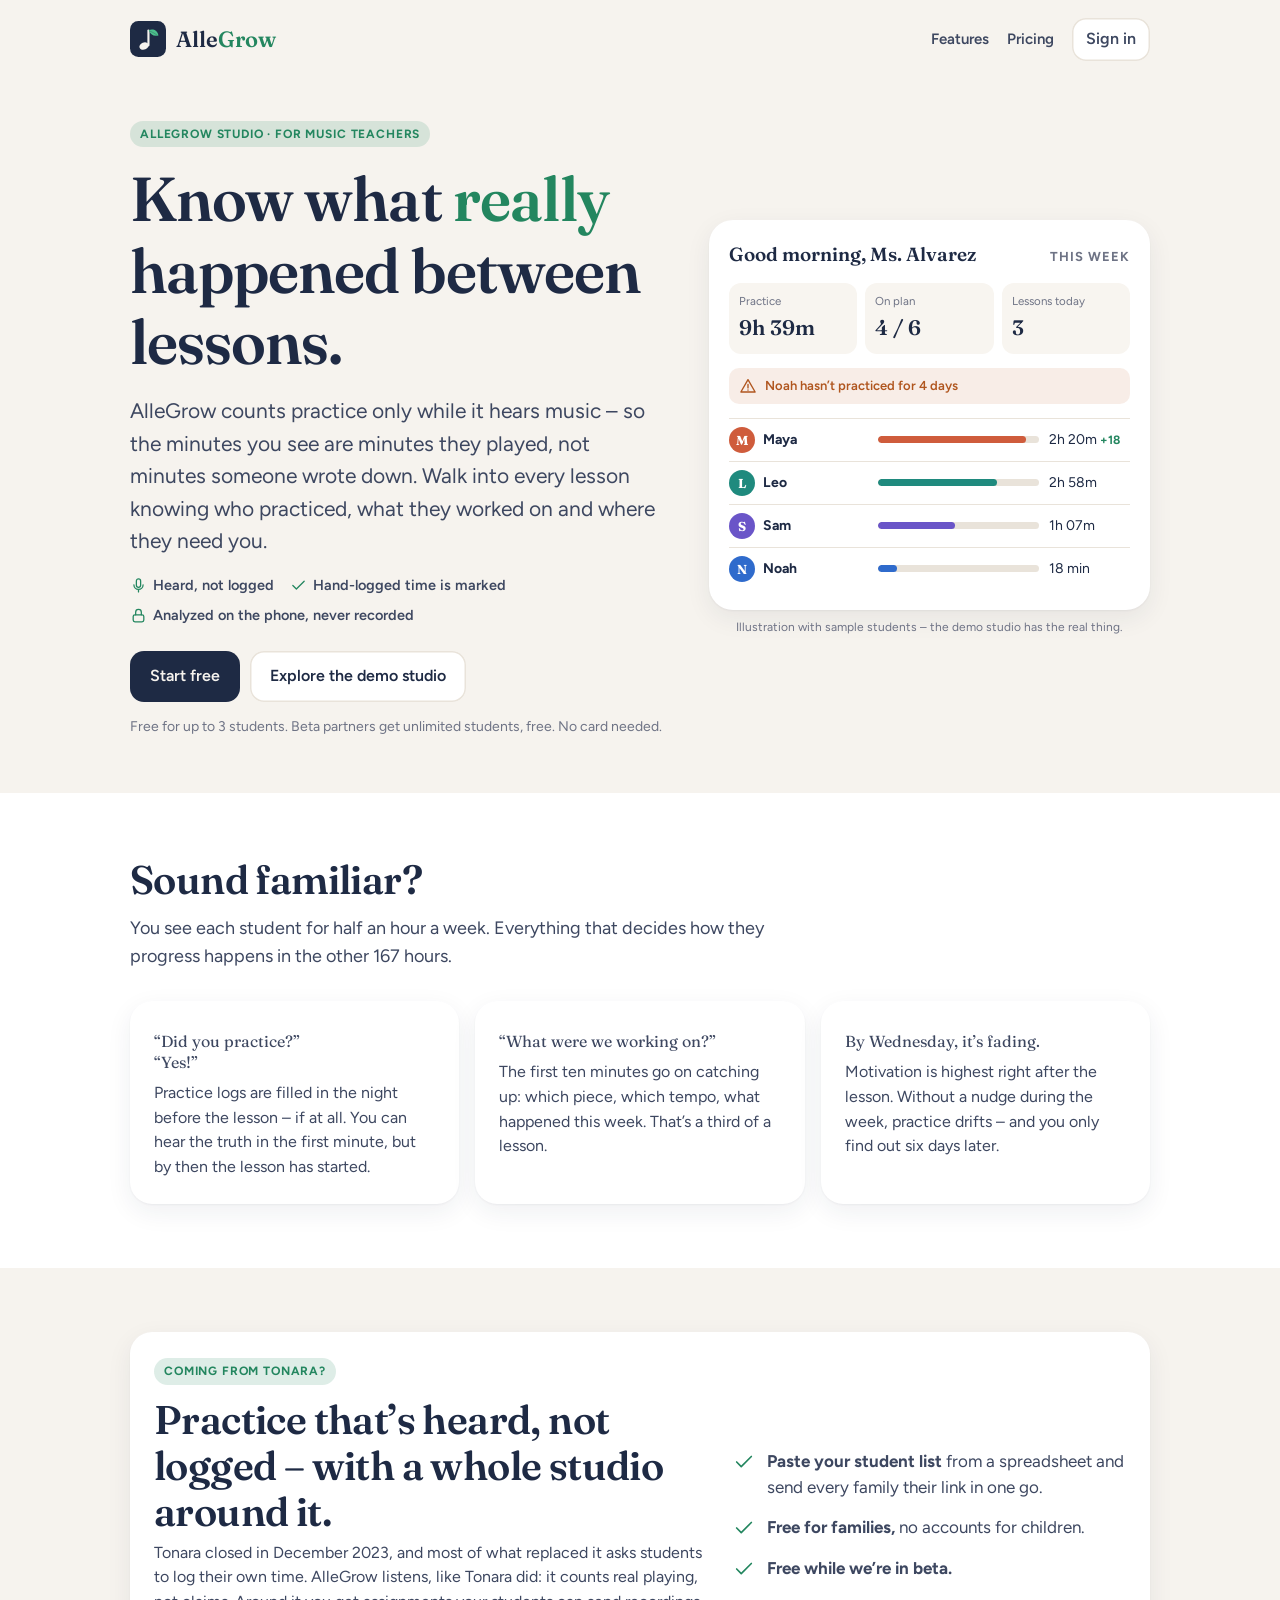
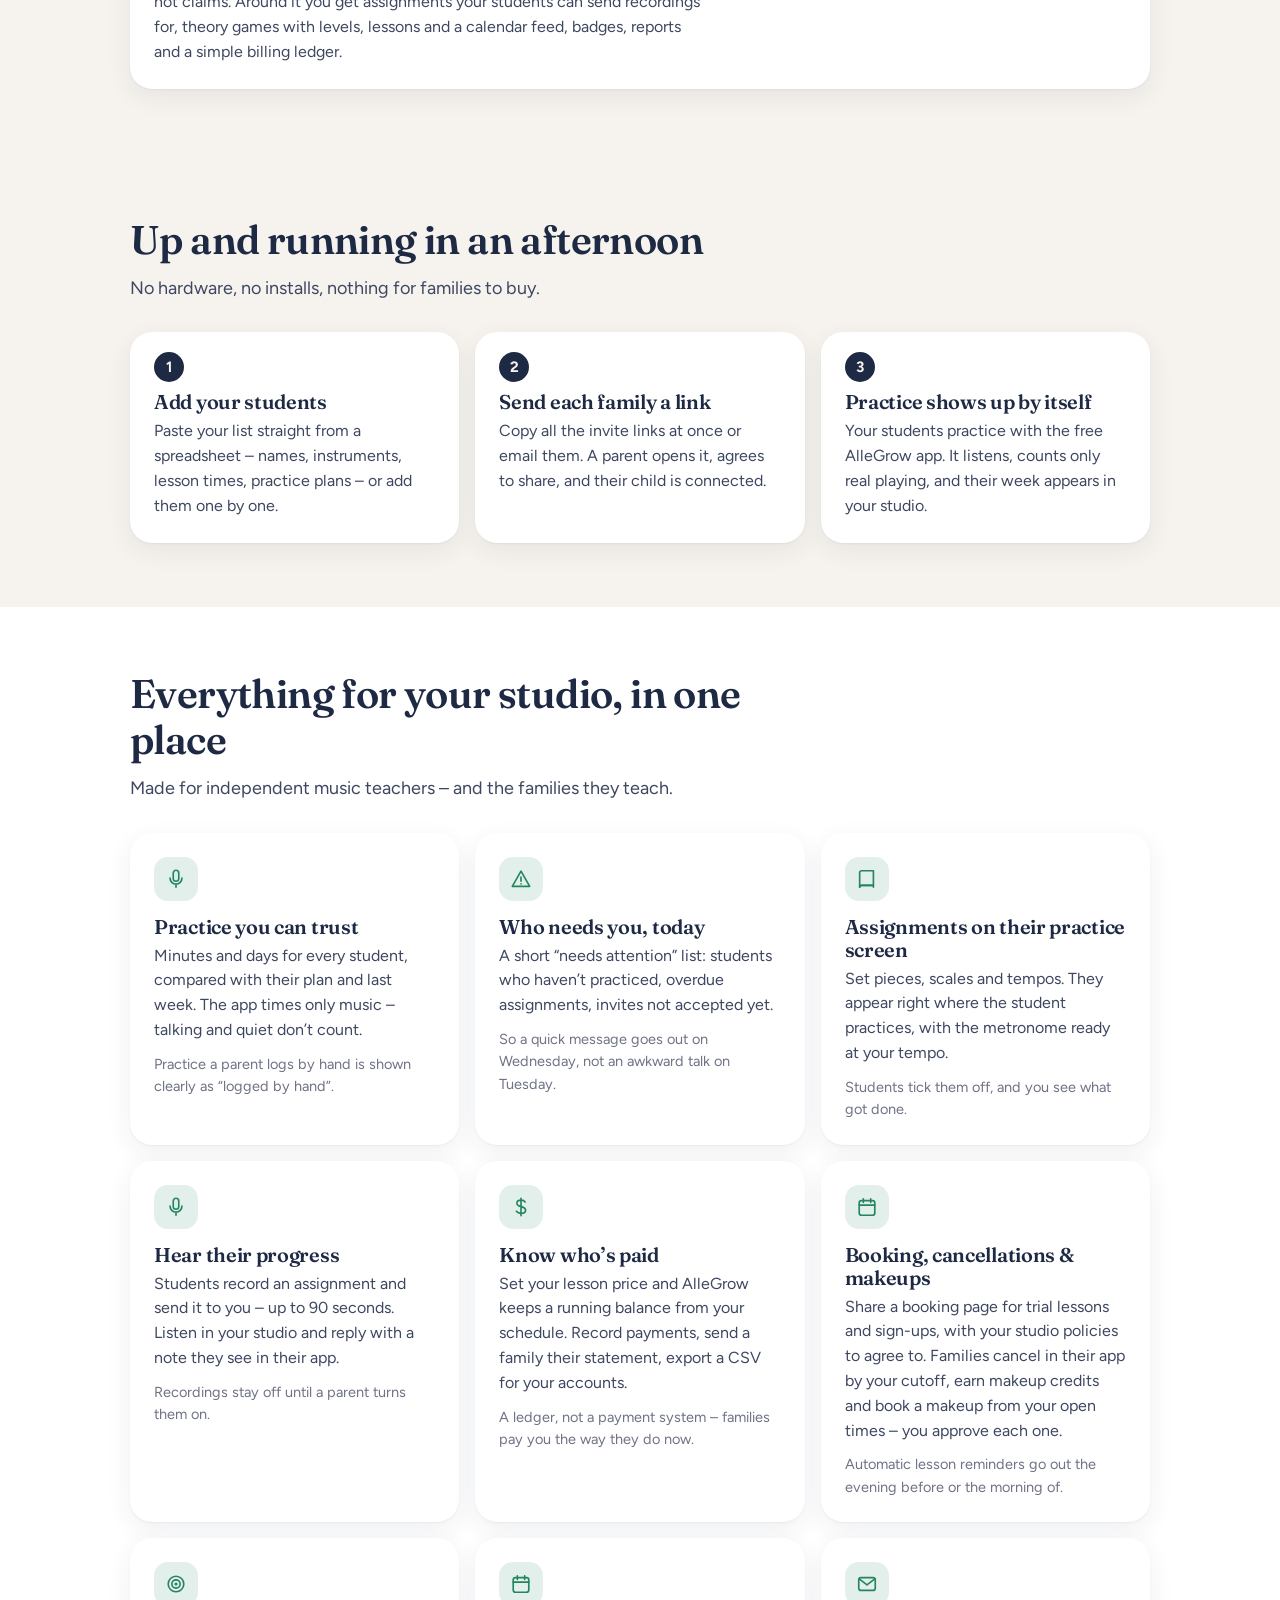
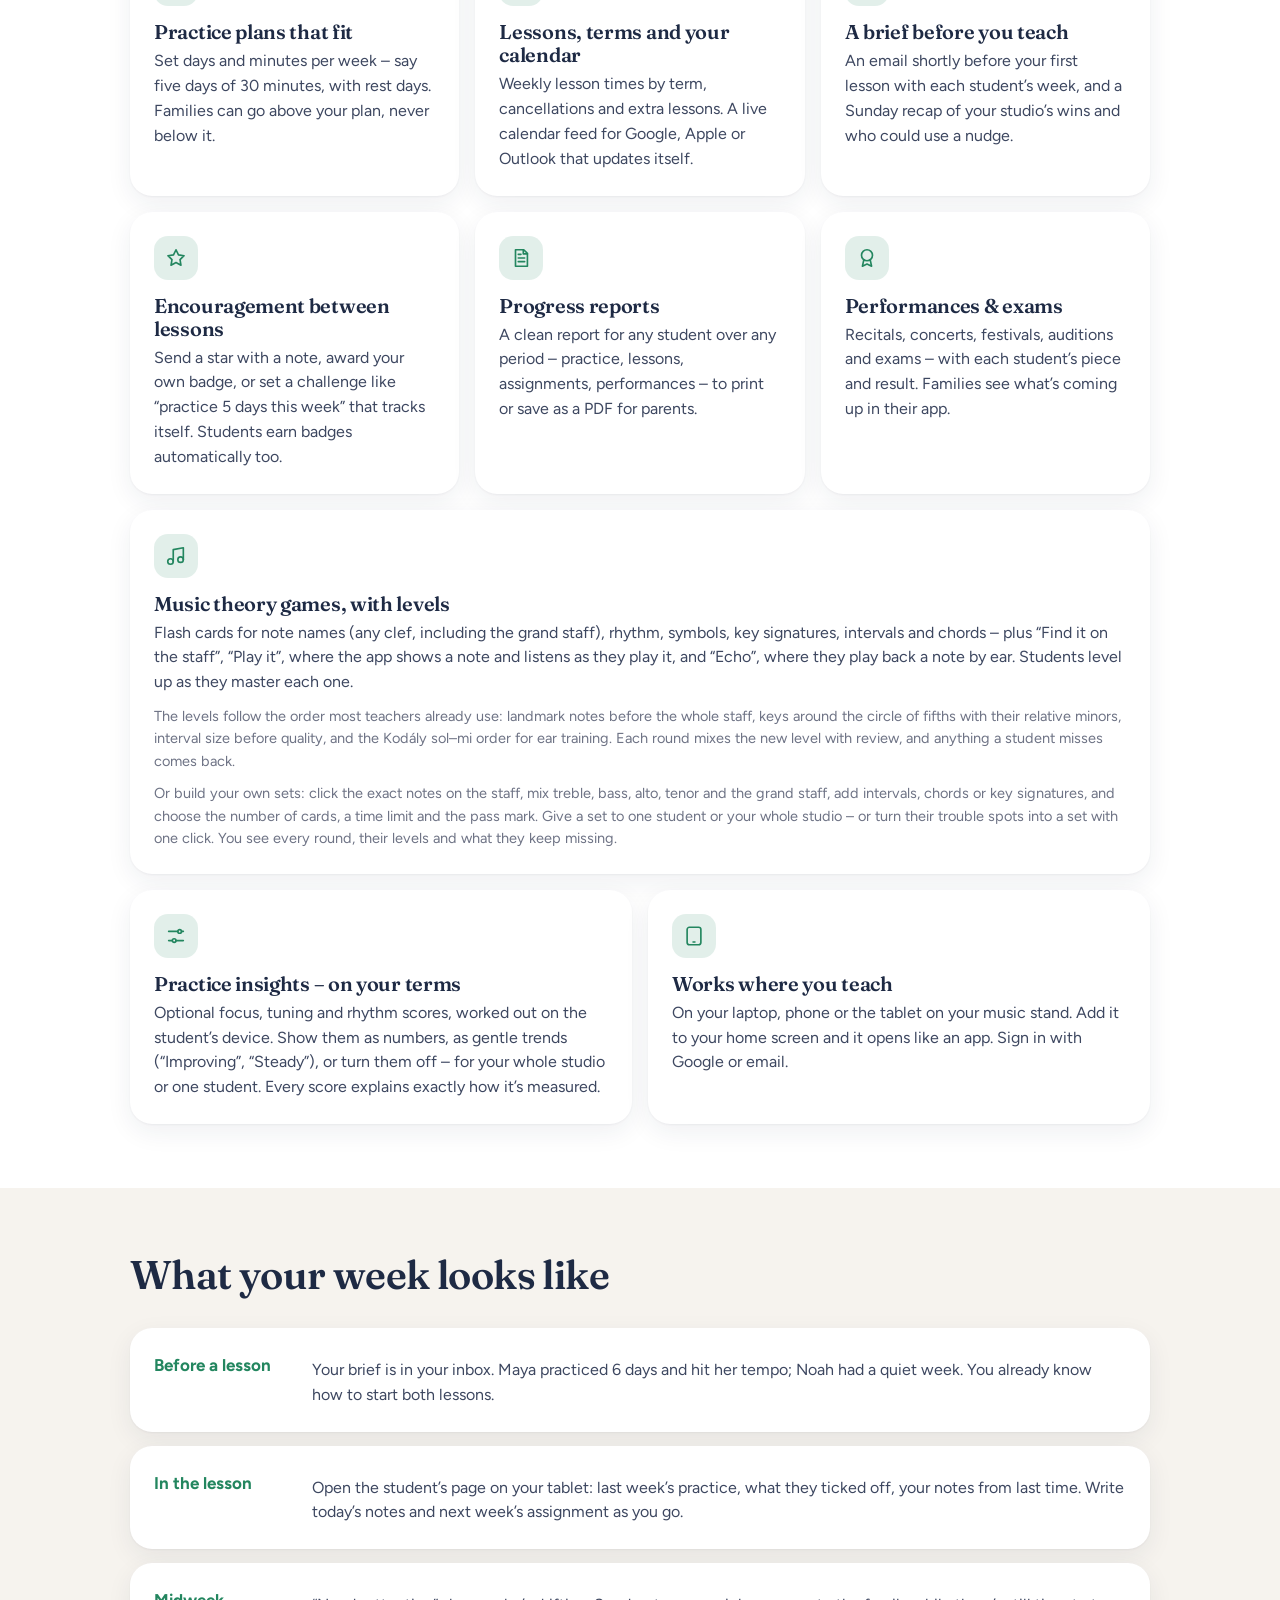
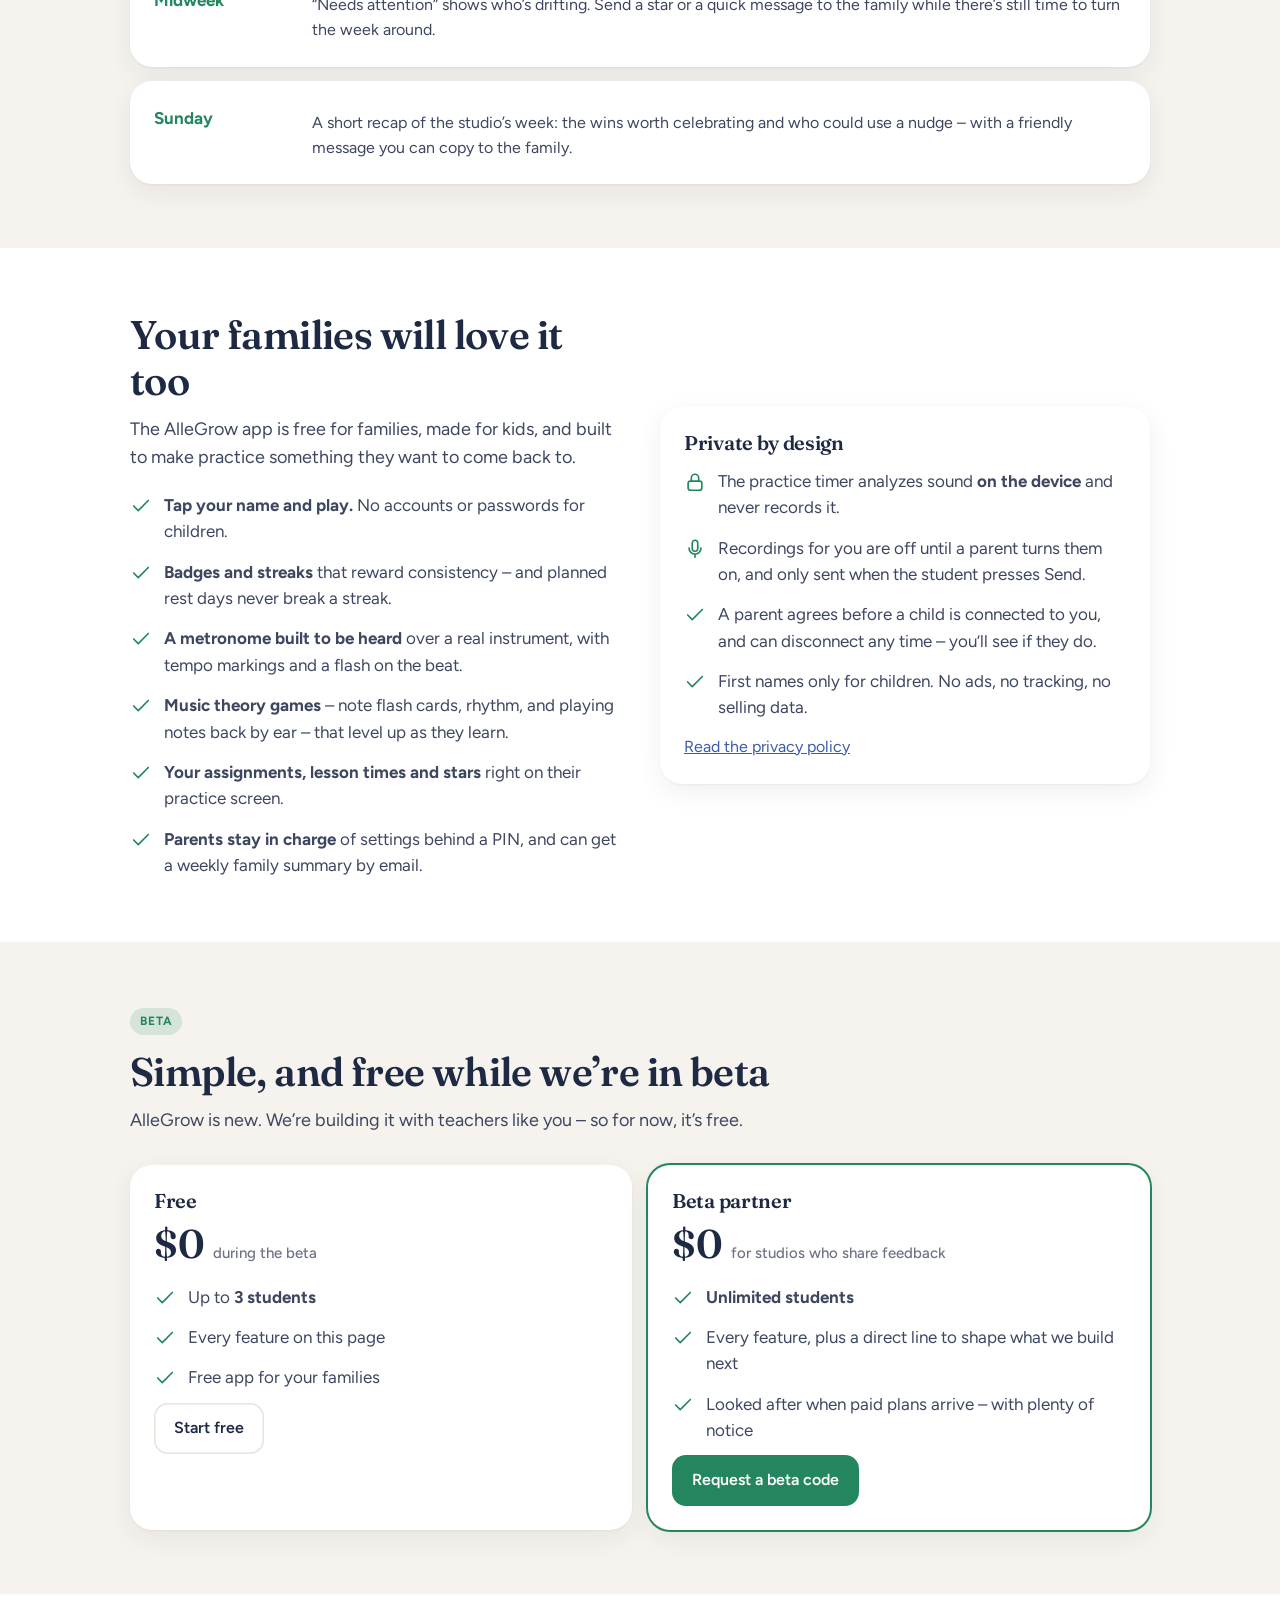
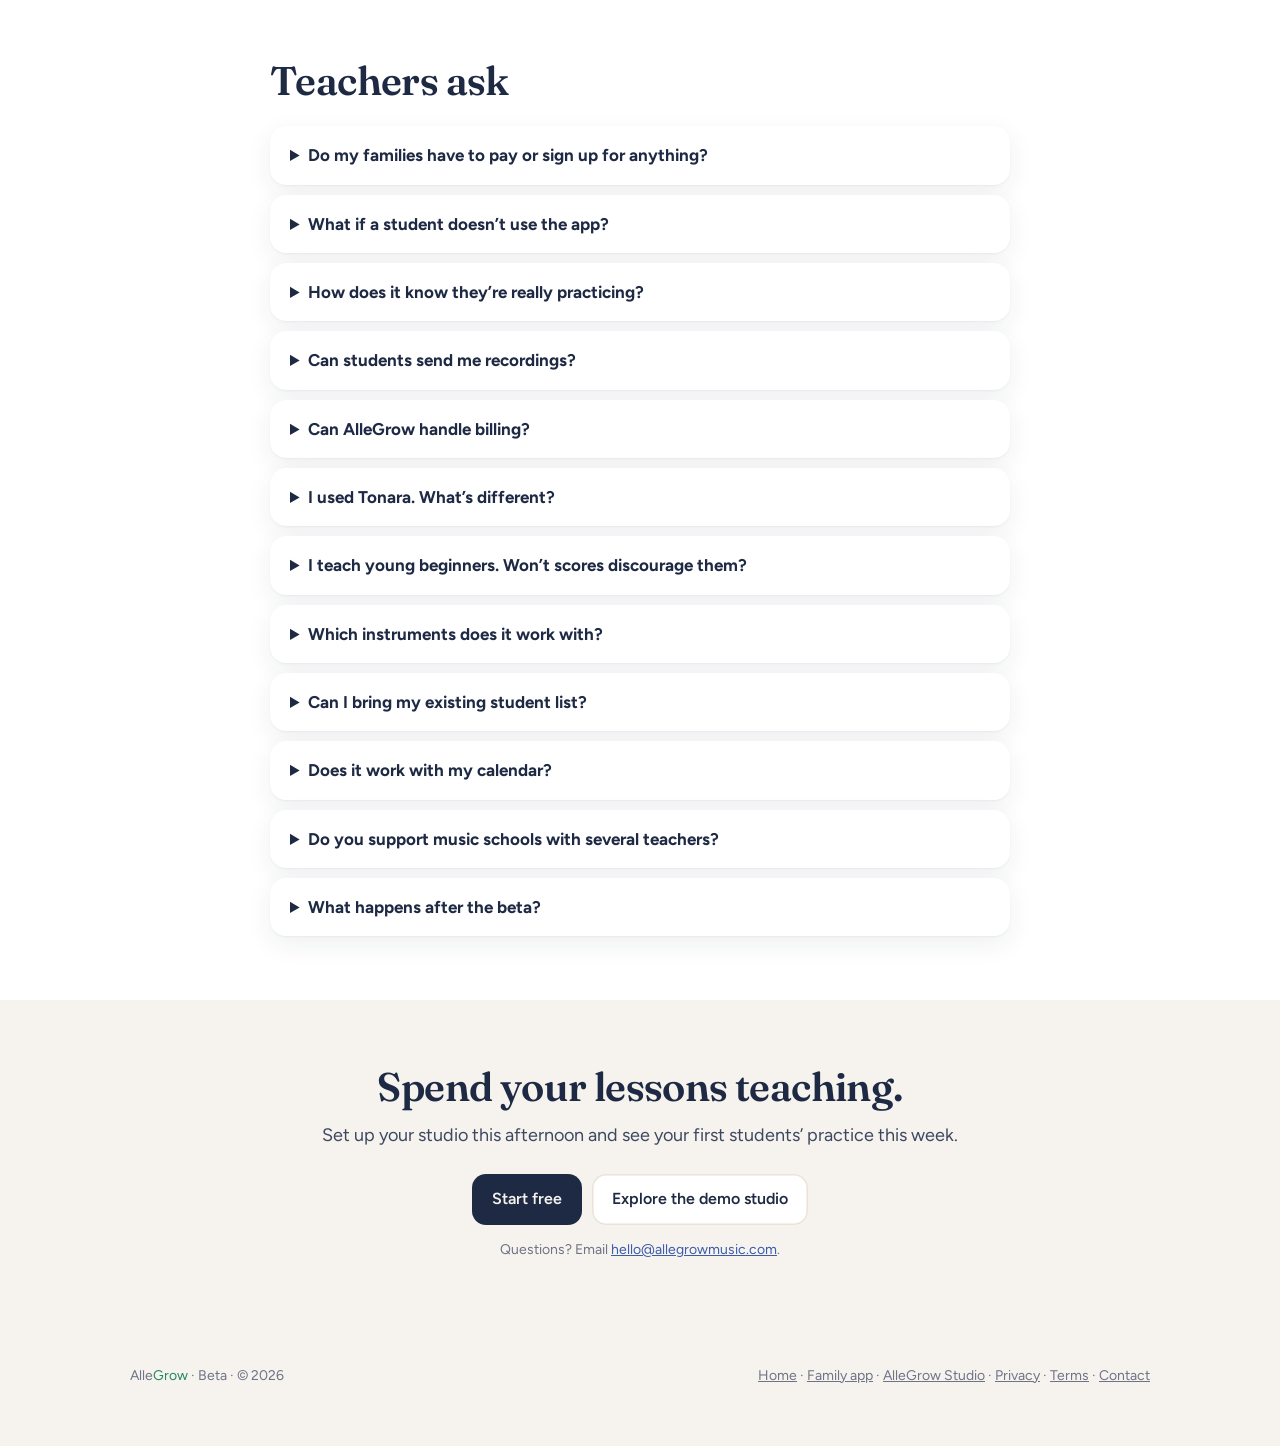
<file: teachers.html>
<!DOCTYPE html>
<html lang="en">
<head>
<script src="moved.js?v=1"></script>
<meta charset="UTF-8">
<meta name="viewport" content="width=device-width, initial-scale=1, viewport-fit=cover">
<title>AlleGrow Studio for music teachers</title>
<meta name="description" content="Know what really happened between lessons – practice counted only while the app hears music. Know how every student’s week of practice really went – timed automatically while they play. Assignments, lessons, reports and encouragement in one place. Free during the beta.">
<meta name="theme-color" content="#f6f3ee" media="(prefers-color-scheme: light)">
<meta name="theme-color" content="#14171f" media="(prefers-color-scheme: dark)">
<meta property="og:title" content="AlleGrow Studio for music teachers">
<meta property="og:description" content="See every student’s real practice before they walk in – and spend the lesson teaching.">
<meta property="og:image" content="brand/png/allegrow-logo-tagline.png">
<link rel="icon" href="brand/allegrow-icon.svg" type="image/svg+xml">
<link rel="apple-touch-icon" href="brand/png/apple-touch-icon.png">
<link rel="preconnect" href="https://fonts.googleapis.com">
<link rel="preconnect" href="https://fonts.gstatic.com" crossorigin>
<link href="https://fonts.googleapis.com/css2?family=Figtree:wght@400;500;600;700&family=Fraunces:opsz,wght@9..144,500;9..144,600&display=swap" rel="stylesheet">
<link rel="stylesheet" href="site.css?v=1">
<style>
  .hero { padding-bottom: 56px; }
  .eyebrow { font-size: 13px; font-weight: 700; letter-spacing: .08em; text-transform: uppercase; color: var(--muted); }
  /* the studio preview */
  .studio { background: var(--card); border-radius: 24px; box-shadow: var(--shadow); padding: 20px; display: grid; gap: 14px; font-size: 14px; }
  .studio .bar { display: flex; justify-content: space-between; align-items: baseline; }
  .studio .bar b { font-family: var(--serif); font-size: 19px; font-weight: 600; }
  .studio .kpis { display: grid; grid-template-columns: repeat(3, 1fr); gap: 8px; }
  .studio .kpi { background: var(--soft); border-radius: 12px; padding: 10px; }
  .studio .kpi span { display: block; color: var(--muted); font-size: 11.5px; }
  .studio .kpi b { font-family: var(--serif); font-size: 21px; font-weight: 600; }
  .studio .row { display: grid; grid-template-columns: 1.2fr 1.4fr .7fr; gap: 10px; align-items: center; padding: 8px 0; border-top: 1px solid var(--line); }
  .studio .who { display: flex; align-items: center; gap: 8px; font-weight: 700; }
  .studio .av { width: 26px; height: 26px; border-radius: 50%; color: #fff; display: grid; place-items: center; font-family: var(--serif); font-size: 13px; flex: none; }
  .studio .meter { height: 7px; border-radius: 4px; background: var(--line); overflow: hidden; } .studio .meter i { display: block; height: 100%; border-radius: 4px; }
  .studio .flag { display: flex; gap: 8px; align-items: center; background: color-mix(in srgb, #c0612b 11%, transparent); color: #b0561f; border-radius: 10px; padding: 8px 10px; font-weight: 600; font-size: 13px; }
  @media (prefers-color-scheme: dark) { .studio .flag { color: #f08a55; } }
  .studio .kpi b { white-space: nowrap; }
  @media (max-width: 480px) {
    .studio { padding: 16px; }
    .studio .bar { flex-wrap: wrap; gap: 2px 10px; } .studio .bar b { font-size: 17px; }
    .studio .kpi { padding: 8px; } .studio .kpi b { font-size: 17px; }
    .studio .row { grid-template-columns: 1fr 1.1fr auto; }
  }
  .up { color: var(--leaf); font-weight: 700; font-size: 12px; }
  .illus { font-size: 12px; color: var(--muted); text-align: center; margin-top: 8px; }
  /* problem cards */
  .quote { font-family: var(--serif); font-size: 21px; line-height: 1.3; margin-bottom: 8px; }
  /* steps */
  .steps { counter-reset: s; display: grid; grid-template-columns: repeat(3, 1fr); gap: 16px; }
  .steps .card { position: relative; padding-top: 58px; }
  .steps .card::before { counter-increment: s; content: counter(s); position: absolute; top: 20px; left: 24px; width: 30px; height: 30px; border-radius: 50%;
    background: var(--ink); color: var(--bg); display: grid; place-items: center; font-weight: 700; font-size: 15px; }
  @media (max-width: 860px) { .steps { grid-template-columns: 1fr; } }
  .feature h3 { margin-top: 2px; }
  .feature .more { font-size: 14.5px; color: var(--muted); margin-top: 10px; }
  /* your week */
  .timeline { display: grid; gap: 14px; }
  .timeline .card { display: grid; grid-template-columns: 140px 1fr; gap: 18px; align-items: start; }
  .timeline .when { font-weight: 700; color: var(--leaf); }
  @media (max-width: 640px) { .timeline .card { grid-template-columns: 1fr; gap: 4px; } }
  /* pricing */
  .plans { display: grid; grid-template-columns: 1fr 1fr; gap: 16px; }
  .plan { display: grid; gap: 12px; align-content: start; }
  .plan .price { font-family: var(--serif); font-size: 40px; font-weight: 600; line-height: 1; }
  .plan .price small { font-family: var(--sans); font-size: 15px; color: var(--muted); font-weight: 500; }
  .plan.best { box-shadow: 0 0 0 2px var(--leaf), var(--shadow); }
  @media (max-width: 760px) { .plans { grid-template-columns: 1fr; } }
  .cta { text-align: center; }
  .cta .ctas { justify-content: center; }
</style>
</head>
<body>
<svg width="0" height="0" style="position:absolute" aria-hidden="true">
  <symbol id="i-dollar" viewBox="0 0 24 24"><path d="M12 2.5v19M16.5 6.5c-.8-1.3-2.4-2-4.5-2-2.8 0-4.5 1.4-4.5 3.4 0 4.8 9.5 2.6 9.5 7.6 0 2-1.8 3.5-5 3.5-2.3 0-4-.8-5-2.3"/></symbol>
  <symbol id="i-mic" viewBox="0 0 24 24"><rect x="9" y="2.5" width="6" height="12" rx="3"/><path d="M18.5 11a6.5 6.5 0 0 1-13 0M12 17.5V21"/></symbol>
  <symbol id="i-users" viewBox="0 0 24 24"><circle cx="9" cy="8" r="3.5"/><path d="M2.5 20a6.5 6.5 0 0 1 13 0"/><path d="M16 4.6a3.5 3.5 0 0 1 0 6.8M18.5 14.2a6.5 6.5 0 0 1 3 5.8"/></symbol>
  <symbol id="i-book" viewBox="0 0 24 24"><path d="M4 5a2 2 0 0 1 2-2h13v16H6a2 2 0 0 0-2 2z"/><path d="M4 21a2 2 0 0 1 2-2h13v2"/></symbol>
  <symbol id="i-calendar" viewBox="0 0 24 24"><rect x="3.5" y="5" width="17" height="16" rx="2.5"/><path d="M16 3v4M8 3v4M3.5 10h17"/></symbol>
  <symbol id="i-report" viewBox="0 0 24 24"><path d="M6 3h9l4 4v14H6z"/><path d="M14.5 3v4.5H19M9 12h7M9 16h7M9 8h3"/></symbol>
  <symbol id="i-lock" viewBox="0 0 24 24"><rect x="4.5" y="11" width="15" height="10" rx="2.5"/><path d="M8 11V7.5a4 4 0 0 1 8 0V11"/></symbol>
  <symbol id="i-check" viewBox="0 0 24 24"><path d="M20 6 9 17l-5-5"/></symbol>
  <symbol id="i-tune" viewBox="0 0 24 24"><path d="M3 12h3l2.5-6 4 12 3-9 2 3h3.5"/></symbol>
  <symbol id="i-star" viewBox="0 0 24 24"><path d="m12 3 2.7 5.6 6.1.9-4.4 4.3 1 6.1L12 17l-5.4 2.9 1-6.1-4.4-4.3 6.1-.9z"/></symbol>
  <symbol id="i-award" viewBox="0 0 24 24"><circle cx="12" cy="9" r="6"/><path d="m8.5 14 -1.5 7 5-2.5 5 2.5-1.5-7"/></symbol>
  <symbol id="i-alert" viewBox="0 0 24 24"><path d="M12 3.5 2.5 20h19z"/><path d="M12 10v4.5M12 17.2v.3"/></symbol>
  <symbol id="i-mail" viewBox="0 0 24 24"><rect x="3" y="5" width="18" height="14" rx="2.5"/><path d="m3.5 6.5 8.5 6.5 8.5-6.5"/></symbol>
  <symbol id="i-target" viewBox="0 0 24 24"><circle cx="12" cy="12" r="8.5"/><circle cx="12" cy="12" r="4.5"/><circle cx="12" cy="12" r=".8"/></symbol>
  <symbol id="i-sliders" viewBox="0 0 24 24"><path d="M4 7h10M18 7h2M4 17h4M12 17h8"/><circle cx="16" cy="7" r="2"/><circle cx="10" cy="17" r="2"/></symbol>
  <symbol id="i-tablet" viewBox="0 0 24 24"><rect x="4.5" y="2.5" width="15" height="19" rx="2.5"/><path d="M11 18.5h2"/></symbol>
  <symbol id="i-note" viewBox="0 0 24 24"><path d="M9 18V5l11-2v13"/><circle cx="6" cy="18" r="3"/><circle cx="17" cy="16" r="3"/></symbol>
  <symbol id="i-upload" viewBox="0 0 24 24"><path d="M12 15V4M7.5 8.5 12 4l4.5 4.5"/><path d="M4 14v4.5A1.5 1.5 0 0 0 5.5 20h13a1.5 1.5 0 0 0 1.5-1.5V14"/></symbol>
</svg>

<div class="wrap">
  <nav class="top">
    <a class="brand" href="./?about"><img src="brand/allegrow-icon.svg" alt=""><span class="wm">Alle<b>Grow</b></span></a>
    <div class="links"><a class="hideS" href="#features">Features</a><a class="hideS" href="#pricing">Pricing</a><a class="btn secondary" href="studio" style="padding:9px 14px">Sign in</a></div>
  </nav>

  <div class="hero">
    <div>
      <span class="chip">AlleGrow Studio · for music teachers</span>
      <h1 style="margin-top:16px">Know what <span class="wm"><b>really</b></span> happened between lessons.</h1>
      <p class="lead">AlleGrow counts practice only while it hears music – so the minutes you see are minutes they played, not minutes someone wrote down. Walk into every lesson knowing who practiced, what they worked on and where they need you.</p>
      <div class="proof"><span><svg class="ic"><use href="#i-mic"/></svg>Heard, not logged</span><span><svg class="ic"><use href="#i-check"/></svg>Hand-logged time is marked</span><span><svg class="ic"><use href="#i-lock"/></svg>Analyzed on the phone, never recorded</span></div>
      <div class="ctas"><a class="btn primary" href="studio">Start free</a><a class="btn secondary" href="studio?demo">Explore the demo studio</a></div>
      <p class="small">Free for up to 3 students. Beta partners get unlimited students, free. No card needed.</p>
    </div>
    <div>
      <div class="studio" aria-hidden="true">
        <div class="bar"><b>Good morning, Ms. Alvarez</b><span class="eyebrow">This week</span></div>
        <div class="kpis">
          <div class="kpi"><span>Practice</span><b>9h 39m</b></div>
          <div class="kpi"><span>On plan</span><b>4 / 6</b></div>
          <div class="kpi"><span>Lessons today</span><b>3</b></div>
        </div>
        <div class="flag"><svg class="ic" style="width:18px;height:18px"><use href="#i-alert"/></svg>Noah hasn’t practiced for 4 days</div>
        <div>
          <div class="row"><div class="who"><div class="av" style="background:#cf5c3c">M</div>Maya</div><div class="meter"><i style="width:92%;background:#cf5c3c"></i></div><div>2h 20m <span class="up">+18</span></div></div>
          <div class="row"><div class="who"><div class="av" style="background:#1f8a7e">L</div>Leo</div><div class="meter"><i style="width:74%;background:#1f8a7e"></i></div><div>2h 58m</div></div>
          <div class="row"><div class="who"><div class="av" style="background:#6a55c8">S</div>Sam</div><div class="meter"><i style="width:48%;background:#6a55c8"></i></div><div>1h 07m</div></div>
          <div class="row"><div class="who"><div class="av" style="background:#2f6bcc">N</div>Noah</div><div class="meter"><i style="width:12%;background:#2f6bcc"></i></div><div>18 min</div></div>
        </div>
      </div>
      <p class="illus">Illustration with sample students – the demo studio has the real thing.</p>
    </div>
  </div>
</div>

<section class="band"><div class="wrap">
  <div class="sectionHead"><h2>Sound familiar?</h2><p>You see each student for half an hour a week. Everything that decides how they progress happens in the other 167 hours.</p></div>
  <div class="grid3">
    <div class="card"><p class="quote">“Did you practice?”<br>“Yes!”</p><p>Practice logs are filled in the night before the lesson – if at all. You can hear the truth in the first minute, but by then the lesson has started.</p></div>
    <div class="card"><p class="quote">“What were we working on?”</p><p>The first ten minutes go on catching up: which piece, which tempo, what happened this week. That’s a third of a lesson.</p></div>
    <div class="card"><p class="quote">By Wednesday, it’s fading.</p><p>Motivation is highest right after the lesson. Without a nudge during the week, practice drifts – and you only find out six days later.</p></div>
  </div>
</div></section>

<section><div class="wrap">
  <div class="card tonara">
    <div><span class="chip">Coming from Tonara?</span>
      <h2 style="margin-top:12px">Practice that’s heard, not logged – with a whole studio around it.</h2>
      <p>Tonara closed in December 2023, and most of what replaced it asks students to log their own time. AlleGrow listens, like Tonara did: it counts real playing, not claims. Around it you get assignments your students can send recordings for, theory games with levels, lessons and a calendar feed, badges, reports and a simple billing ledger.</p></div>
    <div class="list">
      <div><svg class="ic"><use href="#i-check"/></svg><span><b>Paste your student list</b> from a spreadsheet and send every family their link in one go.</span></div>
      <div><svg class="ic"><use href="#i-check"/></svg><span><b>Free for families,</b> no accounts for children.</span></div>
      <div><svg class="ic"><use href="#i-check"/></svg><span><b>Free while we’re in beta.</b></span></div>
    </div>
  </div>
</div></section>

<section><div class="wrap">
  <div class="sectionHead"><h2>Up and running in an afternoon</h2><p>No hardware, no installs, nothing for families to buy.</p></div>
  <div class="steps">
    <div class="card"><h3>Add your students</h3><p>Paste your list straight from a spreadsheet – names, instruments, lesson times, practice plans – or add them one by one.</p></div>
    <div class="card"><h3>Send each family a link</h3><p>Copy all the invite links at once or email them. A parent opens it, agrees to share, and their child is connected.</p></div>
    <div class="card"><h3>Practice shows up by itself</h3><p>Your students practice with the free AlleGrow app. It listens, counts only real playing, and their week appears in your studio.</p></div>
  </div>
</div></section>

<section id="features" class="band"><div class="wrap">
  <div class="sectionHead"><h2>Everything for your studio, in one place</h2><p>Made for independent music teachers – and the families they teach.</p></div>
  <div class="grid3">
    <div class="card feature"><div class="icon"><svg class="ic"><use href="#i-mic"/></svg></div><h3>Practice you can trust</h3>
      <p>Minutes and days for every student, compared with their plan and last week. The app times only music – talking and quiet don’t count.</p>
      <p class="more">Practice a parent logs by hand is shown clearly as “logged by hand”.</p></div>
    <div class="card feature"><div class="icon"><svg class="ic"><use href="#i-alert"/></svg></div><h3>Who needs you, today</h3>
      <p>A short “needs attention” list: students who haven’t practiced, overdue assignments, invites not accepted yet.</p>
      <p class="more">So a quick message goes out on Wednesday, not an awkward talk on Tuesday.</p></div>
    <div class="card feature"><div class="icon"><svg class="ic"><use href="#i-book"/></svg></div><h3>Assignments on their practice screen</h3>
      <p>Set pieces, scales and tempos. They appear right where the student practices, with the metronome ready at your tempo.</p>
      <p class="more">Students tick them off, and you see what got done.</p></div>
    <div class="card feature"><div class="icon"><svg class="ic"><use href="#i-mic"/></svg></div><h3>Hear their progress</h3>
      <p>Students record an assignment and send it to you – up to 90 seconds. Listen in your studio and reply with a note they see in their app.</p>
      <p class="more">Recordings stay off until a parent turns them on.</p></div>
    <div class="card feature"><div class="icon"><svg class="ic"><use href="#i-dollar"/></svg></div><h3>Know who’s paid</h3>
      <p>Set your lesson price and AlleGrow keeps a running balance from your schedule. Record payments, send a family their statement, export a CSV for your accounts.</p>
      <p class="more">A ledger, not a payment system – families pay you the way they do now.</p></div>
    <div class="card feature"><div class="icon"><svg class="ic"><use href="#i-calendar"/></svg></div><h3>Booking, cancellations &amp; makeups</h3>
      <p>Share a booking page for trial lessons and sign-ups, with your studio policies to agree to. Families cancel in their app by your cutoff, earn makeup credits and book a makeup from your open times – you approve each one.</p>
      <p class="more">Automatic lesson reminders go out the evening before or the morning of.</p></div>
    <div class="card feature"><div class="icon"><svg class="ic"><use href="#i-target"/></svg></div><h3>Practice plans that fit</h3>
      <p>Set days and minutes per week – say five days of 30 minutes, with rest days. Families can go above your plan, never below it.</p></div>
    <div class="card feature"><div class="icon"><svg class="ic"><use href="#i-calendar"/></svg></div><h3>Lessons, terms and your calendar</h3>
      <p>Weekly lesson times by term, cancellations and extra lessons. A live calendar feed for Google, Apple or Outlook that updates itself.</p></div>
    <div class="card feature"><div class="icon"><svg class="ic"><use href="#i-mail"/></svg></div><h3>A brief before you teach</h3>
      <p>An email shortly before your first lesson with each student’s week, and a Sunday recap of your studio’s wins and who could use a nudge.</p></div>
    <div class="card feature"><div class="icon"><svg class="ic"><use href="#i-star"/></svg></div><h3>Encouragement between lessons</h3>
      <p>Send a star with a note, award your own badge, or set a challenge like “practice 5 days this week” that tracks itself. Students earn badges automatically too.</p></div>
    <div class="card feature"><div class="icon"><svg class="ic"><use href="#i-report"/></svg></div><h3>Progress reports</h3>
      <p>A clean report for any student over any period – practice, lessons, assignments, performances – to print or save as a PDF for parents.</p></div>
    <div class="card feature"><div class="icon"><svg class="ic"><use href="#i-award"/></svg></div><h3>Performances &amp; exams</h3>
      <p>Recitals, concerts, festivals, auditions and exams – with each student’s piece and result. Families see what’s coming up in their app.</p></div>
    <div class="card feature" style="grid-column:1/-1"><div class="icon"><svg class="ic"><use href="#i-note"/></svg></div><h3>Music theory games, with levels</h3>
      <p>Flash cards for note names (any clef, including the grand staff), rhythm, symbols, key signatures, intervals and chords – plus “Find it on the staff”, “Play it”, where the app shows a note and listens as they play it, and “Echo”, where they play back a note by ear. Students level up as they master each one.</p>
      <p class="more">The levels follow the order most teachers already use: landmark notes before the whole staff, keys around the circle of fifths with their relative minors, interval size before quality, and the Kodály sol–mi order for ear training. Each round mixes the new level with review, and anything a student misses comes back.</p>
      <p class="more">Or build your own sets: click the exact notes on the staff, mix treble, bass, alto, tenor and the grand staff, add intervals, chords or key signatures, and choose the number of cards, a time limit and the pass mark. Give a set to one student or your whole studio – or turn their trouble spots into a set with one click. You see every round, their levels and what they keep missing.</p></div>
  </div>
  <div class="grid2" style="margin-top:16px">
    <div class="card feature"><div class="icon"><svg class="ic"><use href="#i-sliders"/></svg></div><h3>Practice insights – on your terms</h3>
      <p>Optional focus, tuning and rhythm scores, worked out on the student’s device. Show them as numbers, as gentle trends (“Improving”, “Steady”), or turn them off – for your whole studio or one student. Every score explains exactly how it’s measured.</p></div>
    <div class="card feature"><div class="icon"><svg class="ic"><use href="#i-tablet"/></svg></div><h3>Works where you teach</h3>
      <p>On your laptop, phone or the tablet on your music stand. Add it to your home screen and it opens like an app. Sign in with Google or email.</p></div>
  </div>
</div></section>

<section><div class="wrap">
  <div class="sectionHead"><h2>What your week looks like</h2></div>
  <div class="timeline">
    <div class="card"><div class="when">Before a lesson</div><div><p>Your brief is in your inbox. Maya practiced 6 days and hit her tempo; Noah had a quiet week. You already know how to start both lessons.</p></div></div>
    <div class="card"><div class="when">In the lesson</div><div><p>Open the student’s page on your tablet: last week’s practice, what they ticked off, your notes from last time. Write today’s notes and next week’s assignment as you go.</p></div></div>
    <div class="card"><div class="when">Midweek</div><div><p>“Needs attention” shows who’s drifting. Send a star or a quick message to the family while there’s still time to turn the week around.</p></div></div>
    <div class="card"><div class="when">Sunday</div><div><p>A short recap of the studio’s week: the wins worth celebrating and who could use a nudge – with a friendly message you can copy to the family.</p></div></div>
  </div>
</div></section>

<section class="band"><div class="wrap">
  <div class="grid2" style="gap:40px;align-items:center">
    <div>
      <h2>Your families will love it too</h2>
      <p style="color:var(--ink-2);margin-top:12px;font-size:18px">The AlleGrow app is free for families, made for kids, and built to make practice something they want to come back to.</p>
      <div class="list" style="margin-top:20px">
        <div><svg class="ic"><use href="#i-check"/></svg><span><b>Tap your name and play.</b> No accounts or passwords for children.</span></div>
        <div><svg class="ic"><use href="#i-check"/></svg><span><b>Badges and streaks</b> that reward consistency – and planned rest days never break a streak.</span></div>
        <div><svg class="ic"><use href="#i-check"/></svg><span><b>A metronome built to be heard</b> over a real instrument, with tempo markings and a flash on the beat.</span></div>
        <div><svg class="ic"><use href="#i-check"/></svg><span><b>Music theory games</b> – note flash cards, rhythm, and playing notes back by ear – that level up as they learn.</span></div>
        <div><svg class="ic"><use href="#i-check"/></svg><span><b>Your assignments, lesson times and stars</b> right on their practice screen.</span></div>
        <div><svg class="ic"><use href="#i-check"/></svg><span><b>Parents stay in charge</b> of settings behind a PIN, and can get a weekly family summary by email.</span></div>
      </div>
    </div>
    <div class="card">
      <h3>Private by design</h3>
      <div class="list" style="margin-top:14px">
        <div><svg class="ic"><use href="#i-lock"/></svg><span>The practice timer analyzes sound <b>on the device</b> and never records it.</span></div>
        <div><svg class="ic"><use href="#i-mic"/></svg><span>Recordings for you are off until a parent turns them on, and only sent when the student presses Send.</span></div>
        <div><svg class="ic"><use href="#i-check"/></svg><span>A parent agrees before a child is connected to you, and can disconnect any time – you’ll see if they do.</span></div>
        <div><svg class="ic"><use href="#i-check"/></svg><span>First names only for children. No ads, no tracking, no selling data.</span></div>
      </div>
      <p style="margin-top:14px"><a href="privacy">Read the privacy policy</a></p>
    </div>
  </div>
</div></section>

<section id="pricing"><div class="wrap">
  <div class="sectionHead"><span class="chip">Beta</span><h2 style="margin-top:14px">Simple, and free while we’re in beta</h2><p>AlleGrow is new. We’re building it with teachers like you – so for now, it’s free.</p></div>
  <div class="plans">
    <div class="card plan">
      <h3>Free</h3>
      <div class="price">$0 <small>during the beta</small></div>
      <div class="list">
        <div><svg class="ic"><use href="#i-check"/></svg><span>Up to <b>3 students</b></span></div>
        <div><svg class="ic"><use href="#i-check"/></svg><span>Every feature on this page</span></div>
        <div><svg class="ic"><use href="#i-check"/></svg><span>Free app for your families</span></div>
      </div>
      <a class="btn secondary" href="studio" style="justify-self:start">Start free</a>
    </div>
    <div class="card plan best">
      <h3>Beta partner</h3>
      <div class="price">$0 <small>for studios who share feedback</small></div>
      <div class="list">
        <div><svg class="ic"><use href="#i-check"/></svg><span><b>Unlimited students</b></span></div>
        <div><svg class="ic"><use href="#i-check"/></svg><span>Every feature, plus a direct line to shape what we build next</span></div>
        <div><svg class="ic"><use href="#i-check"/></svg><span>Looked after when paid plans arrive – with plenty of notice</span></div>
      </div>
      <a class="btn leaf" href="./?about#beta" style="justify-self:start">Request a beta code</a>
    </div>
  </div>
</div></section>

<section class="band"><div class="wrap" style="max-width:780px">
  <h2 style="margin-bottom:22px">Teachers ask</h2>
  <details><summary>Do my families have to pay or sign up for anything?</summary><p>No. The family app is free, runs in any modern browser, and children don’t need accounts. A parent just opens your invite link and agrees to share.</p></details>
  <details><summary>What if a student doesn’t use the app?</summary><p>You can still manage their lessons, assignments, notes, performances and reports in your studio. Families can also log practice by hand, and it’s shown as “logged by hand” so you know.</p></details>
  <details><summary>How does it know they’re really practicing?</summary><p>The app listens through the device’s microphone and uses a small sound-recognition model that runs on the device itself. The timer counts music, not talking or silence. The timer never records or sends sound – only the minutes and scores.</p></details>
  <details><summary>Can students send me recordings?</summary><p>Yes, once a parent turns it on. A student taps Record on one of your assignments, listens back and sends it – up to 90 seconds. You’ll see it under “Needs attention” and on the student’s Assignments tab, and you can reply with a note they see in their app.</p></details>
  <details><summary>Can AlleGrow handle billing?</summary><p>It keeps a simple ledger: set a price per lesson or per hour, and each student’s balance builds from the lessons on your schedule (canceled and moved lessons don’t count; no-shows are your choice). Record, edit or delete payments, add charges like recital fees or automatic late fees, send families automatic payment reminders, copy or email a statement with your payment link, and export everything as a CSV for your spreadsheet or accounting software. It doesn’t take card payments.</p></details>
  <details><summary>I used Tonara. What’s different?</summary><p>Like Tonara, AlleGrow listens to count real practice. It adds a full studio around it – lessons and calendar, theory games, performances, reports and billing – and the family app is free with no accounts for children.</p></details>
  <details><summary>I teach young beginners. Won’t scores discourage them?</summary><p>You decide. Tuning, focus and rhythm scores can be shown as numbers, as gentle trends, or turned off – for your whole studio or just one student. Parents can also turn tuning off for their child.</p></details>
  <details><summary>Which instruments does it work with?</summary><p>Any instrument, including voice. Tuning scores are only used where the player shapes every note (strings, voice, winds and brass) – never for piano, guitar, ukulele or drums.</p></details>
  <details><summary>Can I bring my existing student list?</summary><p>Yes. Paste it straight from Excel, Google Sheets or Numbers, or upload a CSV file. AlleGrow checks it before adding anyone and gives you every family’s invite link in one place.</p></details>
  <details><summary>Does it work with my calendar?</summary><p>Yes. Subscribe once in Google Calendar, Apple Calendar or Outlook and your lessons, changes and performances stay up to date on their own.</p></details>
  <details><summary>Do you support music schools with several teachers?</summary><p>Yes. Start a music school from Studio settings and invite up to 25 teachers. Each teacher runs their own studio; you see the whole school rolled up by teacher (students, practice, lessons, billing), open any teacher’s studio, plan school recitals with students from several teachers, send teachers tasks, and choose per teacher whether the school or the teacher handles billing. If a teacher leaves, their students stay with the school.</p></details>
  <details><summary>What happens after the beta?</summary><p>We’ll introduce paid plans for larger studios, with plenty of notice. Beta partners will be looked after. The family app will stay free.</p></details>
</div></section>

<section class="cta"><div class="wrap" style="max-width:720px">
  <h2>Spend your lessons teaching.</h2>
  <p style="color:var(--ink-2);margin:12px 0 24px;font-size:18px">Set up your studio this afternoon and see your first students’ practice this week.</p>
  <div class="ctas" style="display:flex;gap:10px;flex-wrap:wrap"><a class="btn primary" href="studio">Start free</a><a class="btn secondary" href="studio?demo">Explore the demo studio</a></div>
  <p class="small" style="margin-top:14px;color:var(--muted);font-size:14px">Questions? Email <a href="mailto:hello@allegrowmusic.com">hello@allegrowmusic.com</a>.</p>
</div></section>

<div class="wrap"><footer>
  <span><span class="wm">Alle<b>Grow</b></span> · Beta · © 2026</span>
  <span><a href="./?about">Home</a> · <a href="app">Family app</a> · <a href="studio">AlleGrow Studio</a> · <a href="privacy">Privacy</a> · <a href="terms">Terms</a> · <a href="./?about#contact">Contact</a></span>
</footer></div>
</body>
</html>
</file>
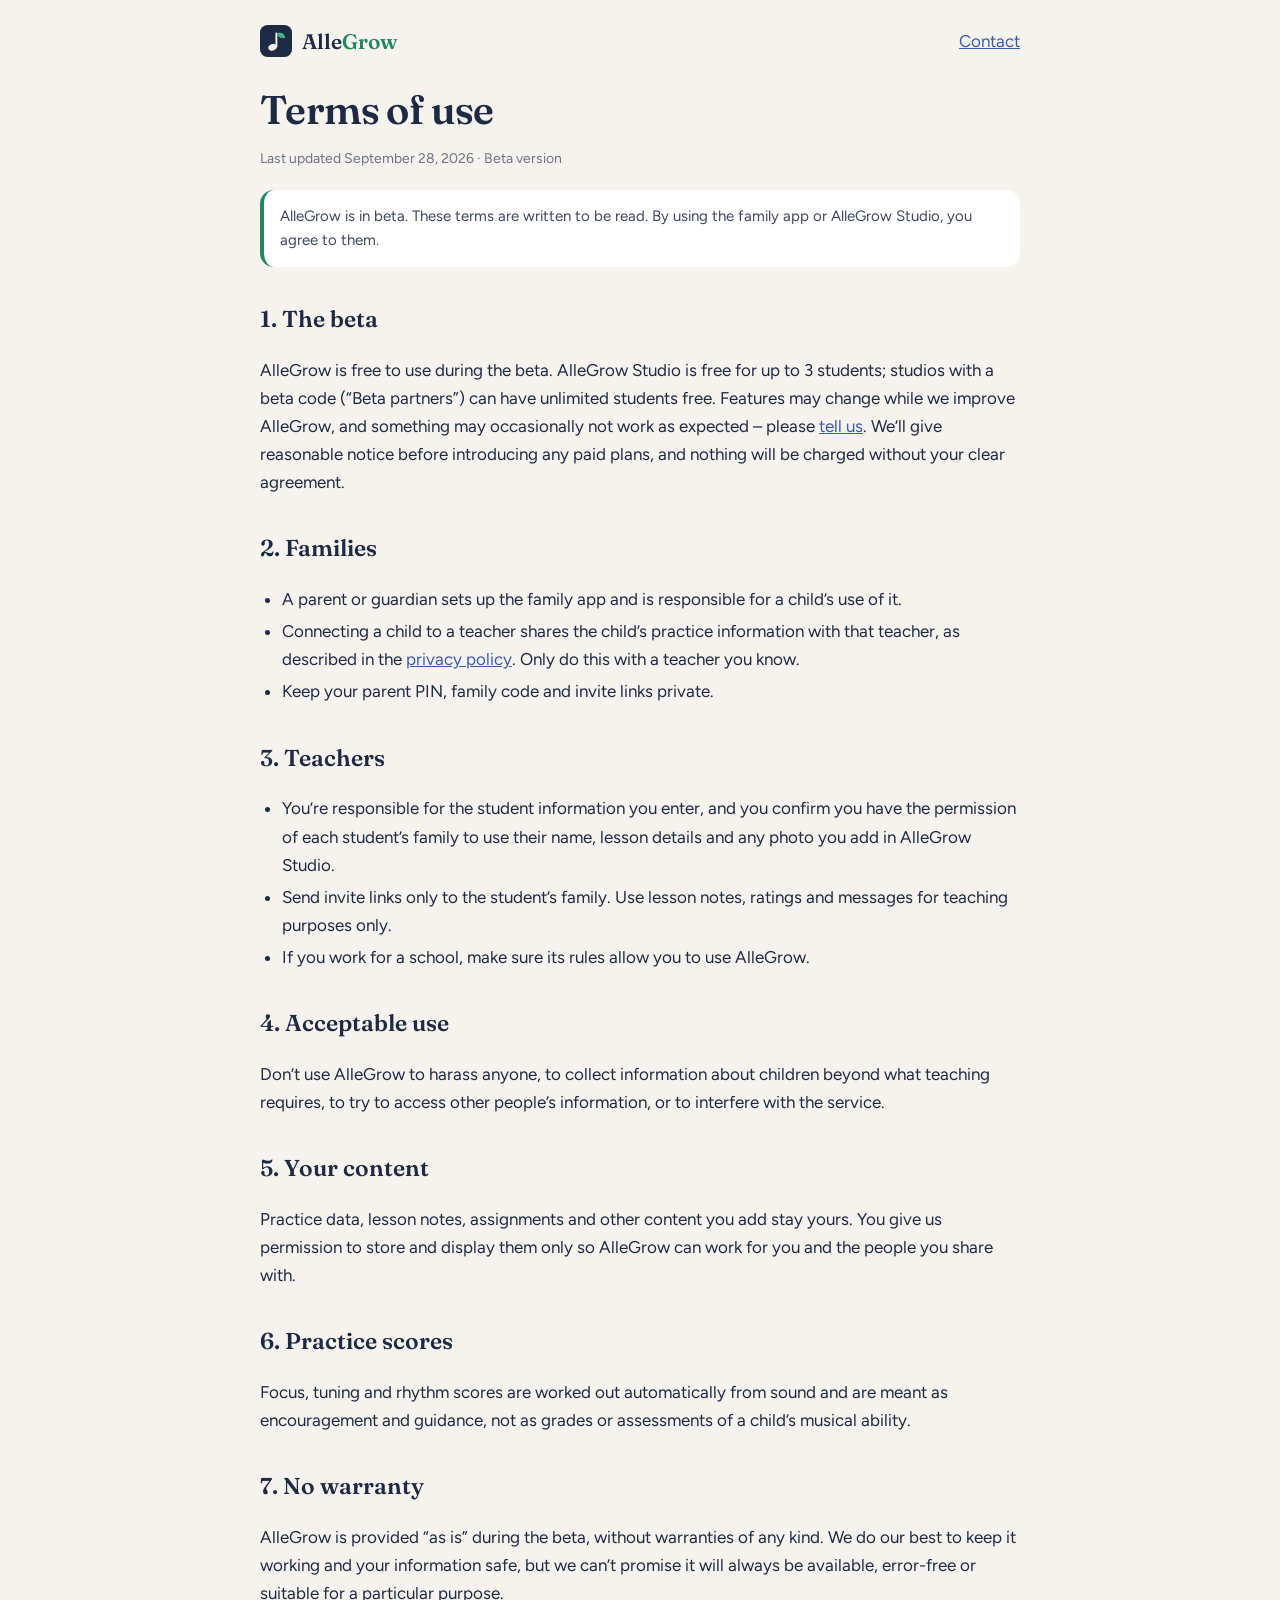
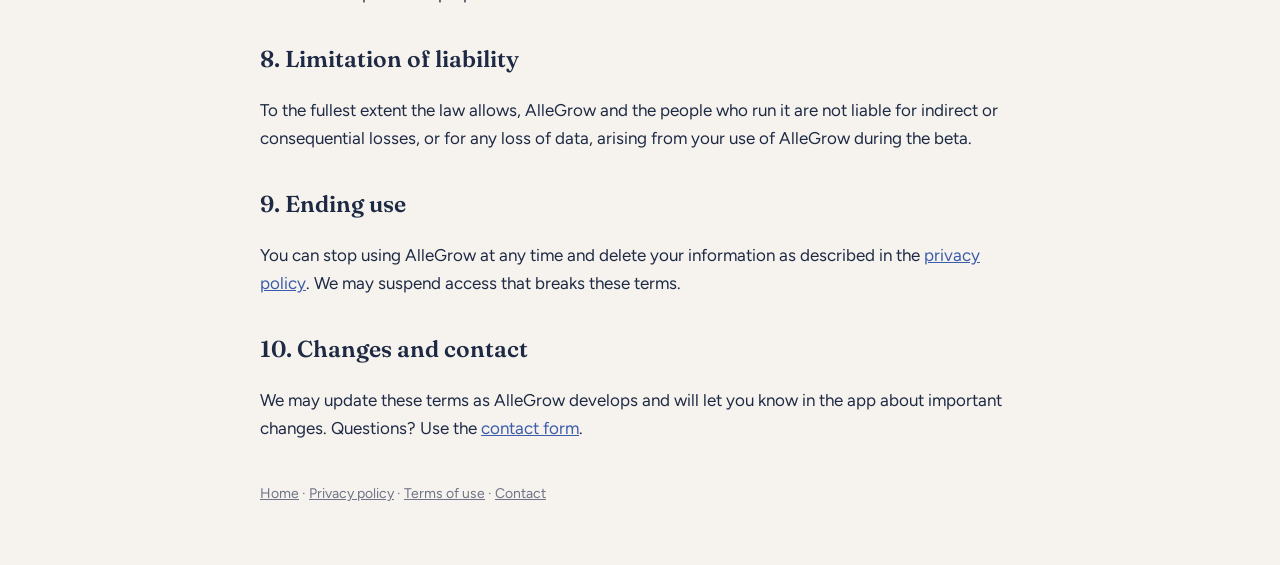
<file: terms.html>
<!DOCTYPE html>
<html lang="en">
<head>
<script src="moved.js?v=1"></script>
<meta charset="UTF-8">
<meta name="viewport" content="width=device-width, initial-scale=1">
<title>Terms of use – AlleGrow</title>
<link rel="icon" href="brand/allegrow-icon.svg" type="image/svg+xml">
<link rel="preconnect" href="https://fonts.googleapis.com"><link rel="preconnect" href="https://fonts.gstatic.com" crossorigin>
<link href="https://fonts.googleapis.com/css2?family=Figtree:wght@400;500;600;700&family=Fraunces:opsz,wght@9..144,600&display=swap" rel="stylesheet">
<style>
  :root { --bg:#f6f3ee; --card:#fff; --ink:#1e2a44; --ink-2:#3d4760; --muted:#6e7385; --line:#e9e3da; --leaf:#23865f; --accent:#3b5bab; }
  @media (prefers-color-scheme: dark) { :root { --bg:#14171f; --card:#1d212b; --ink:#eef0f5; --ink-2:#c9cdd8; --muted:#9aa0ae; --line:#2b303c; --leaf:#4cc08d; --accent:#8aa4f0; } }
  body { margin:0; background:var(--bg); color:var(--ink); font-family:'Figtree',system-ui,sans-serif; font-size:17px; line-height:1.65; }
  .wrap { max-width:760px; margin:0 auto; padding:24px 20px 60px; }
  nav { display:flex; justify-content:space-between; align-items:center; margin-bottom:28px; }
  nav a.brand { display:flex; gap:10px; align-items:center; font-family:'Fraunces',serif; font-weight:600; font-size:21px; color:var(--ink); text-decoration:none; }
  nav a.brand img { width:32px; height:32px; }
  .wm b { color:var(--leaf); font-weight:inherit; }
  a { color:var(--accent); }
  h1 { font-family:'Fraunces',serif; font-weight:600; font-size:40px; line-height:1.15; margin:0 0 6px; letter-spacing:-.015em; }
  h2 { font-family:'Fraunces',serif; font-weight:600; font-size:23px; margin:34px 0 8px; }
  .meta { color:var(--muted); font-size:14px; }
  .note { background:var(--card); border-radius:14px; padding:14px 16px; margin:20px 0; font-size:15px; color:var(--ink-2); border-left:4px solid var(--leaf); }
  ul { padding-left:22px; } li { margin:4px 0; }
  table { width:100%; border-collapse:collapse; font-size:15px; margin:10px 0; }
  th, td { text-align:left; padding:9px 10px; border-bottom:1px solid var(--line); vertical-align:top; }
  th { color:var(--muted); font-weight:600; }
  footer { margin-top:40px; color:var(--muted); font-size:14px; } footer a { color:var(--muted); }
</style>
</head>
<body><div class="wrap">
<nav><a class="brand" href="./"><img src="brand/allegrow-icon.svg" alt=""><span class="wm">Alle<b>Grow</b></span></a><a href="./#contact">Contact</a></nav>
<h1>Terms of use</h1>
<p class="meta">Last updated September 28, 2026 · Beta version</p>
<div class="note">AlleGrow is in beta. These terms are written to be read. By using the family app or AlleGrow Studio, you agree to them.</div>

<h2>1. The beta</h2>
<p>AlleGrow is free to use during the beta. AlleGrow Studio is free for up to 3 students; studios with a beta code (“Beta partners”) can have unlimited students free. Features may change while we improve AlleGrow, and something may occasionally not work as expected – please <a href="./#contact">tell us</a>. We’ll give reasonable notice before introducing any paid plans, and nothing will be charged without your clear agreement.</p>

<h2>2. Families</h2>
<ul>
  <li>A parent or guardian sets up the family app and is responsible for a child’s use of it.</li>
  <li>Connecting a child to a teacher shares the child’s practice information with that teacher, as described in the <a href="privacy">privacy policy</a>. Only do this with a teacher you know.</li>
  <li>Keep your parent PIN, family code and invite links private.</li>
</ul>

<h2>3. Teachers</h2>
<ul>
  <li>You’re responsible for the student information you enter, and you confirm you have the permission of each student’s family to use their name, lesson details and any photo you add in AlleGrow Studio.</li>
  <li>Send invite links only to the student’s family. Use lesson notes, ratings and messages for teaching purposes only.</li>
  <li>If you work for a school, make sure its rules allow you to use AlleGrow.</li>
</ul>

<h2>4. Acceptable use</h2>
<p>Don’t use AlleGrow to harass anyone, to collect information about children beyond what teaching requires, to try to access other people’s information, or to interfere with the service.</p>

<h2>5. Your content</h2>
<p>Practice data, lesson notes, assignments and other content you add stay yours. You give us permission to store and display them only so AlleGrow can work for you and the people you share with.</p>

<h2>6. Practice scores</h2>
<p>Focus, tuning and rhythm scores are worked out automatically from sound and are meant as encouragement and guidance, not as grades or assessments of a child’s musical ability.</p>

<h2>7. No warranty</h2>
<p>AlleGrow is provided “as is” during the beta, without warranties of any kind. We do our best to keep it working and your information safe, but we can’t promise it will always be available, error-free or suitable for a particular purpose.</p>

<h2>8. Limitation of liability</h2>
<p>To the fullest extent the law allows, AlleGrow and the people who run it are not liable for indirect or consequential losses, or for any loss of data, arising from your use of AlleGrow during the beta.</p>

<h2>9. Ending use</h2>
<p>You can stop using AlleGrow at any time and delete your information as described in the <a href="privacy">privacy policy</a>. We may suspend access that breaks these terms.</p>

<h2>10. Changes and contact</h2>
<p>We may update these terms as AlleGrow develops and will let you know in the app about important changes. Questions? Use the <a href="./#contact">contact form</a>.</p>
<footer><a href="./">Home</a> · <a href="privacy">Privacy policy</a> · <a href="terms">Terms of use</a> · <a href="./#contact">Contact</a></footer>
</div></body></html>
</file>
<file: site.css>
/* AlleGrow – shared styles for the public pages (home, teachers) */
  :root { --bg: #f6f3ee; --card: #fff; --ink: #1e2a44; --ink-2: #3d4760; --muted: #6e7385; --line: #e9e3da; --soft: #f8f5f0;
          --leaf: #23865f; --accent: #3b5bab; --danger: #b8402f; --shadow: 0 1px 2px rgba(30,42,68,.05), 0 8px 26px rgba(30,42,68,.07);
          --serif: 'Fraunces', Georgia, serif; --sans: 'Figtree', ui-sans-serif, system-ui, -apple-system, 'Segoe UI', sans-serif; }
  @media (prefers-color-scheme: dark) {
    :root { --bg: #14171f; --card: #1d212b; --ink: #eef0f5; --ink-2: #c9cdd8; --muted: #9aa0ae; --line: #2b303c; --soft: #222733;
            --leaf: #4cc08d; --accent: #8aa4f0; --danger: #f07a66; --shadow: 0 1px 2px rgba(0,0,0,.3), 0 8px 24px rgba(0,0,0,.25); }
  }
  * { box-sizing: border-box; }
  body { margin: 0; background: var(--bg); color: var(--ink); font-family: var(--sans); font-size: 17px; line-height: 1.55; -webkit-font-smoothing: antialiased; }
  a { color: var(--accent); }
  h1, h2, h3 { font-family: var(--serif); font-weight: 600; letter-spacing: -0.015em; margin: 0; line-height: 1.15; }
  h1 { font-size: clamp(38px, 7vw, 62px); }
  h2 { font-size: clamp(28px, 4.5vw, 40px); }
  h3 { font-size: 20px; }
  p { margin: 0; }
  .wrap { max-width: 1060px; margin: 0 auto; padding: 0 20px; }
  .ic { width: 22px; height: 22px; stroke: currentColor; fill: none; stroke-width: 1.8; stroke-linecap: round; stroke-linejoin: round; flex: none; }
  .wm b { color: var(--leaf); font-weight: inherit; }
  .chip { display: inline-block; font-size: 12px; font-weight: 700; letter-spacing: .07em; text-transform: uppercase; padding: 4px 10px; border-radius: 999px;
          background: color-mix(in srgb, var(--leaf) 15%, transparent); color: var(--leaf); }
  .btn { display: inline-flex; align-items: center; gap: 8px; font: inherit; font-weight: 600; font-size: 16px; padding: 13px 20px; border-radius: 14px;
         text-decoration: none; border: 0; cursor: pointer; }
  .btn.primary { background: var(--ink); color: var(--bg); }
  .btn.secondary { background: var(--card); color: var(--ink); box-shadow: inset 0 0 0 1.5px var(--line); }
  .btn.leaf { background: var(--leaf); color: #fff; }

  nav.top { display: flex; align-items: center; justify-content: space-between; padding: 18px 0; gap: 12px; }
  nav.top .brand { display: flex; align-items: center; gap: 10px; font-family: var(--serif); font-weight: 600; font-size: 22px; text-decoration: none; color: var(--ink); }
  nav.top .brand img { width: 36px; height: 36px; }
  nav.top .links { display: flex; gap: 18px; align-items: center; font-weight: 600; font-size: 15px; }
  nav.top .links a { color: var(--ink-2); text-decoration: none; }
  @media (max-width: 640px) { nav.top .links .hideS { display: none; } }

  .hero { display: grid; grid-template-columns: 1.1fr .9fr; gap: 40px; align-items: center; padding: 40px 0 70px; }
  .hero .lead { font-size: clamp(18px, 2.2vw, 21px); color: var(--ink-2); margin: 18px 0 28px; max-width: 34em; }
  .hero .ctas { display: flex; gap: 10px; flex-wrap: wrap; }
  .hero .small { margin-top: 14px; font-size: 14px; color: var(--muted); }
  .proof { display: flex; flex-wrap: wrap; gap: 8px 16px; margin: -12px 0 24px; font-size: 14.5px; font-weight: 600; color: var(--ink-2); }
  .proof span { display: inline-flex; align-items: center; gap: 6px; }
  .proof .ic { width: 17px; height: 17px; color: var(--leaf); }
  .tonara { display: grid; grid-template-columns: 1.4fr 1fr; gap: 28px; align-items: center; }
  @media (max-width: 760px) { .tonara { grid-template-columns: 1fr; } }
  @media (max-width: 860px) { .hero { grid-template-columns: 1fr; padding-top: 16px; } }

  /* the practice ring illustration */
  .phone { background: var(--card); border-radius: 34px; box-shadow: var(--shadow); padding: 26px 22px; max-width: 340px; margin: 0 auto; width: 100%; }
  .phone .who { display: flex; align-items: center; gap: 10px; font-weight: 700; font-size: 18px; }
  .phone .av { width: 34px; height: 34px; border-radius: 50%; background: #cf5c3c; color: #fff; display: grid; place-items: center; font-family: var(--serif); }
  .ring { position: relative; width: 210px; aspect-ratio: 1; margin: 18px auto 10px; }
  .ring svg { width: 100%; height: 100%; transform: rotate(-90deg); }
  .ring .c { position: absolute; inset: 0; display: grid; place-content: center; text-align: center; }
  .ring .t { font-size: 46px; font-weight: 600; font-variant-numeric: tabular-nums; letter-spacing: -.02em; }
  .ring .g { font-size: 13px; color: var(--muted); }
  .pill { display: flex; justify-content: center; } .pill span { background: color-mix(in srgb, var(--leaf) 13%, transparent); color: var(--leaf); font-weight: 600; font-size: 14px; padding: 6px 12px; border-radius: 999px; }
  .medals { display: flex; justify-content: center; gap: 10px; margin-top: 16px; }

  section { padding: 64px 0; }
  .sectionHead { max-width: 640px; margin-bottom: 30px; }
  .sectionHead p { color: var(--ink-2); margin-top: 12px; font-size: 18px; }
  .grid3 { display: grid; grid-template-columns: repeat(3, 1fr); gap: 16px; }
  .grid2 { display: grid; grid-template-columns: 1fr 1fr; gap: 16px; }
  @media (max-width: 860px) { .grid3, .grid2 { grid-template-columns: 1fr; } }
  .card { background: var(--card); border-radius: 22px; padding: 24px; box-shadow: var(--shadow); }
  .card .icon { width: 44px; height: 44px; border-radius: 14px; display: grid; place-items: center; background: color-mix(in srgb, var(--leaf) 13%, transparent); color: var(--leaf); margin-bottom: 14px; }
  .card p { color: var(--ink-2); margin-top: 6px; font-size: 16px; }
  .band { background: var(--card); }
  .list { display: grid; gap: 14px; margin-top: 8px; }
  .list div { display: flex; gap: 12px; align-items: flex-start; color: var(--ink-2); }
  .list .ic { color: var(--leaf); margin-top: 3px; }

  form { display: grid; gap: 12px; }
  label { display: grid; gap: 6px; font-size: 14px; font-weight: 600; color: var(--muted); }
  input, textarea, select { font: inherit; font-size: 16px; padding: 11px 13px; border-radius: 12px; border: 1.5px solid var(--line); background: var(--soft); color: var(--ink); width: 100%; }
  textarea { min-height: 110px; resize: vertical; }
  .two { display: grid; grid-template-columns: 1fr 1fr; gap: 12px; } @media (max-width: 560px) { .two { grid-template-columns: 1fr; } }
  .formMsg { min-height: 1.3em; font-size: 15px; font-weight: 600; }
  .formMsg.err { color: var(--danger); } .formMsg.ok { color: var(--leaf); }
  .hp { position: absolute; left: -9999px; }
  details { background: var(--card); border-radius: 16px; padding: 16px 20px; box-shadow: var(--shadow); }
  details + details { margin-top: 10px; }
  summary { cursor: pointer; font-weight: 700; }
  details p { color: var(--ink-2); margin-top: 10px; }
  footer { padding: 40px 0 60px; color: var(--muted); font-size: 14px; display: flex; justify-content: space-between; gap: 16px; flex-wrap: wrap; }
  footer a { color: var(--muted); }
</file>
